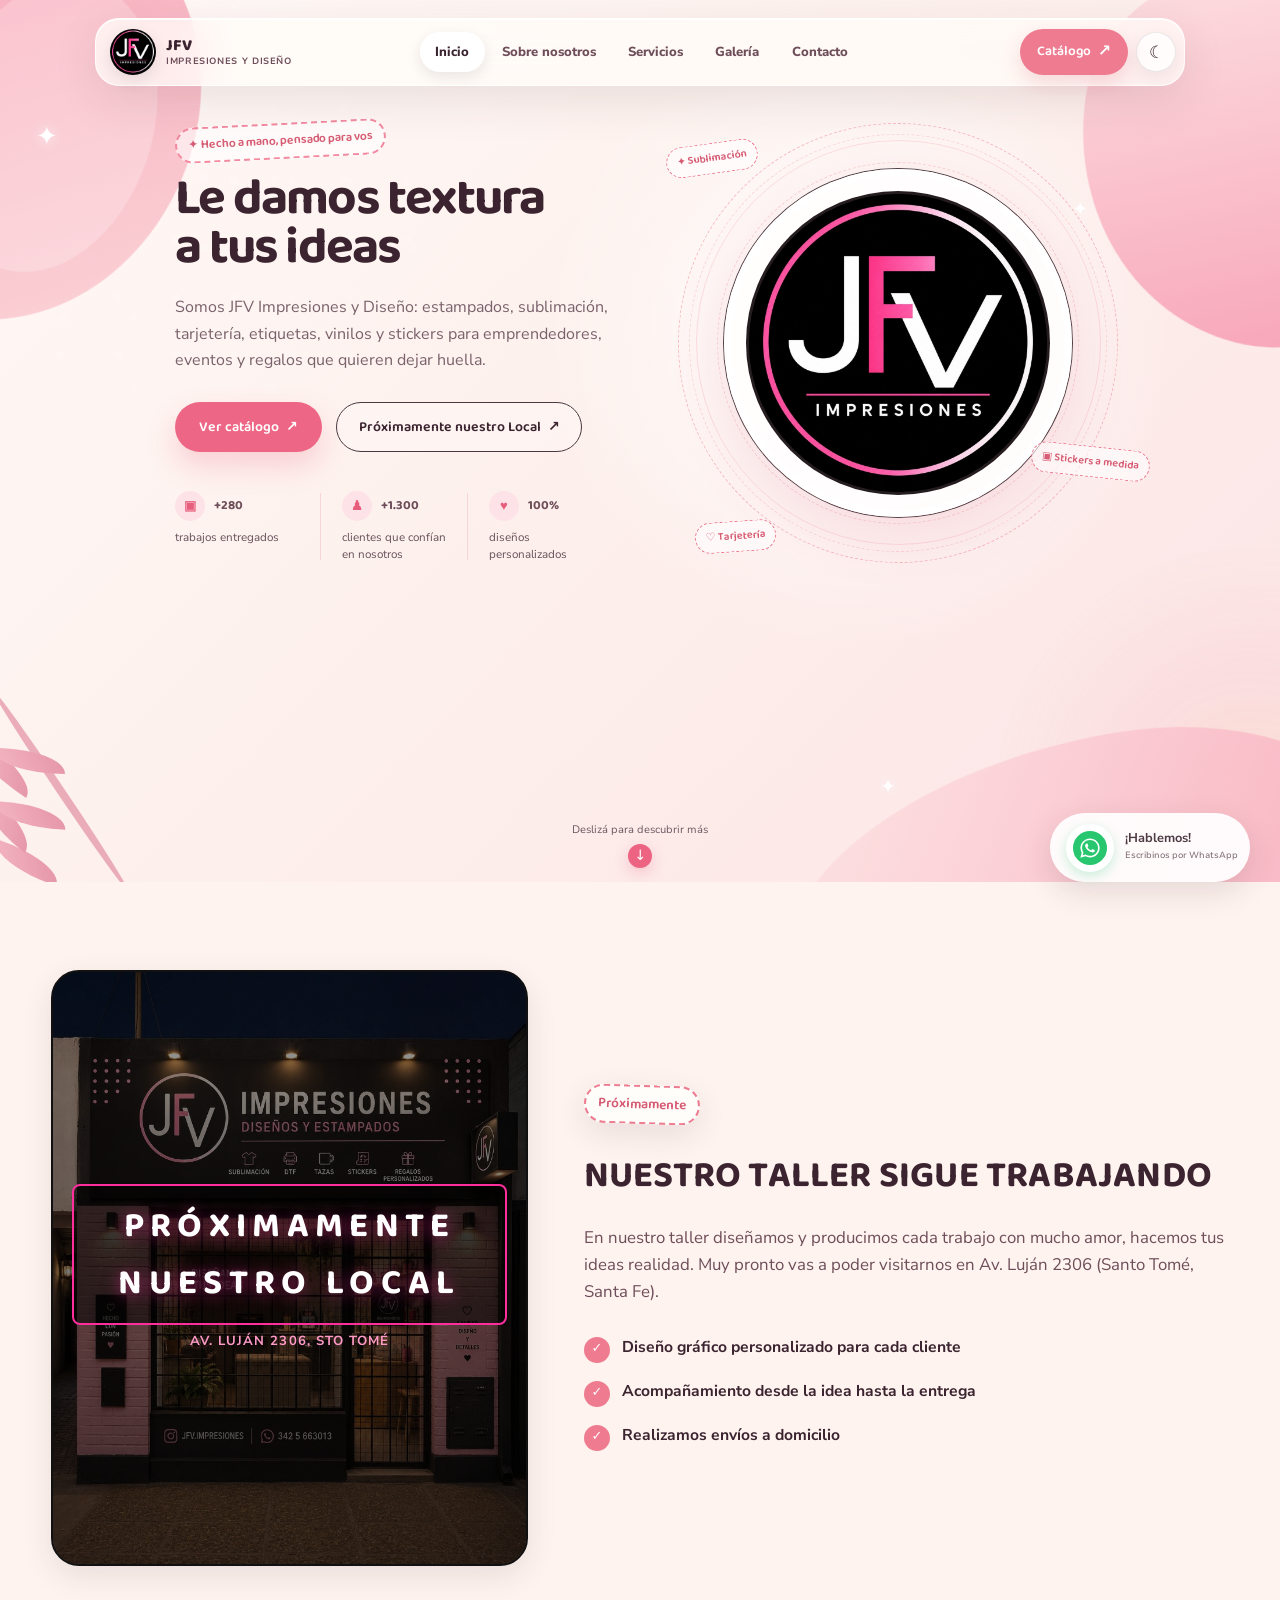
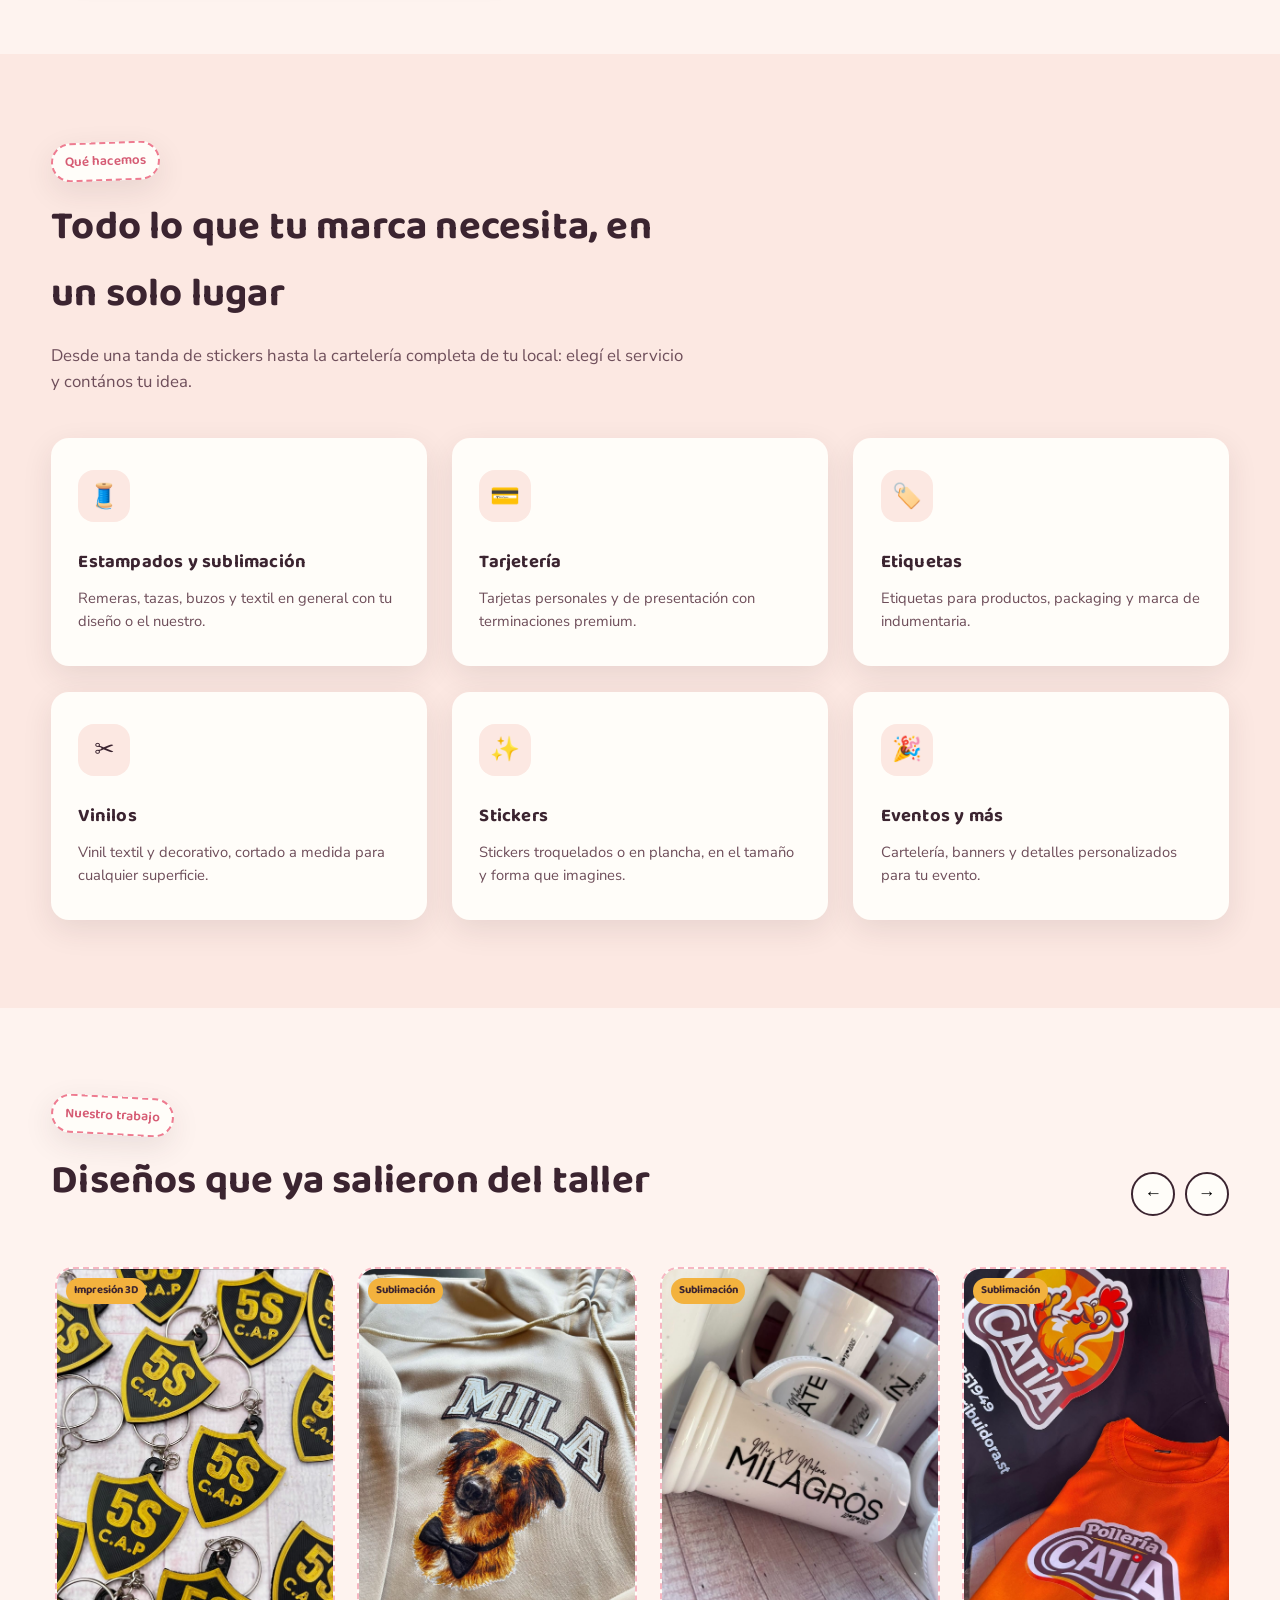
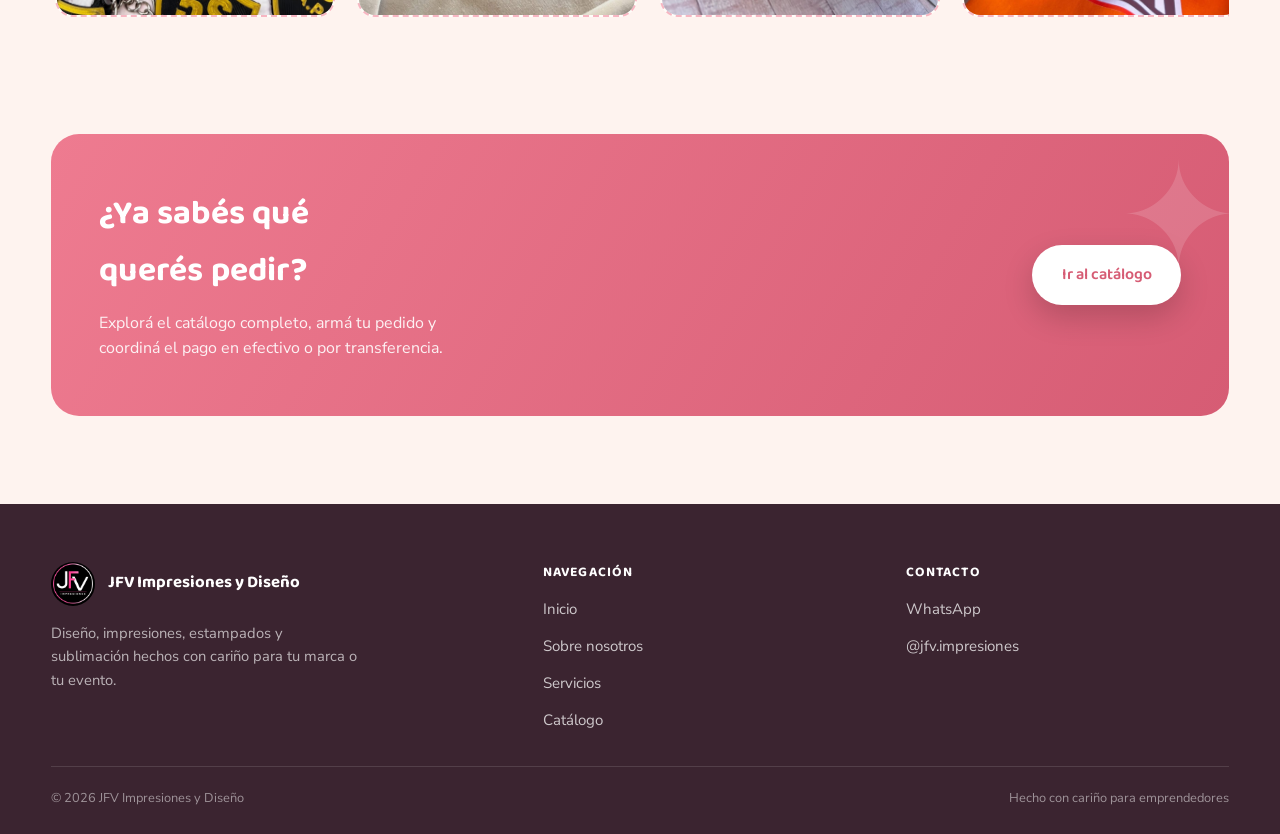
<file: index.html>
<!DOCTYPE html>
<html lang="es">
<head>
<meta charset="UTF-8">
<meta name="viewport" content="width=device-width, initial-scale=1.0">
<title>JFV Impresiones y Diseño</title>
<meta name="description" content="Diseño, impresiones, estampados y sublimación. Tarjetería, etiquetas, vinilos y stickers hechos a medida.">
<link rel="icon" href="images/logo.png">
<link rel="stylesheet" href="css/style.css">
</head>
<body>

<div class="scroll-progress" id="scrollProgress"></div>
<div class="cursor-glow" id="cursorGlow"></div>

<!-- ============ NAV ============ -->
<header class="nav">
  <div class="container nav-inner">
    <a href="#inicio" class="nav-brand" aria-label="JFV Impresiones y Diseño">
      <img src="images/logo.png" alt="Logo JFV Impresiones y Diseño">
      <span>JFV<small>Impresiones y Diseño</small></span>
    </a>

    <nav class="nav-shell" aria-label="Navegación principal">
      <ul class="nav-links" id="navLinks">
        <li><a href="#inicio">Inicio</a></li>
        <li><a href="#nosotros">Sobre nosotros</a></li>
        <li><a href="#servicios">Servicios</a></li>
        <li><a href="#galeria">Galería</a></li>
        <li><a href="#contacto">Contacto</a></li>
      </ul>
    </nav>

    <div class="nav-cta">
      <a href="catalogo.html" class="btn btn-primary btn-small nav-catalog">Catálogo <span>↗</span></a>
      <button class="theme-toggle" id="themeToggle" type="button" aria-label="Cambiar tema" aria-pressed="false">
        <span class="theme-icon">☾</span>
      </button>
      <button class="nav-toggle" id="navToggle" aria-label="Abrir menú" aria-expanded="false"><span></span></button>
    </div>
  </div>
</header>

<!-- ============ HERO ============ -->
<section class="hero hero-reference" id="inicio">
  <div class="hero-shape hero-shape-left" aria-hidden="true"></div>
  <div class="hero-shape hero-shape-right" aria-hidden="true"></div>
  <div class="hero-shape hero-shape-bottom" aria-hidden="true"></div>
  <span class="sparkle sparkle-one" aria-hidden="true">✦</span>
  <span class="sparkle sparkle-two" aria-hidden="true">✦</span>
  <span class="sparkle sparkle-three" aria-hidden="true">✦</span>
  <div class="hero-leaves" aria-hidden="true"><i></i><i></i><i></i><i></i><i></i></div>

  <div class="container hero-grid">
    <div class="hero-copy reveal">
      <span class="sticker hero-sticker" style="--rot:-3deg">✦ Hecho a mano, pensado para vos</span>
      <h1>Le damos textura<br><span>a tus ideas</span></h1>
      <p class="hero-sub">Somos JFV Impresiones y Diseño: estampados, sublimación, tarjetería, etiquetas, vinilos y stickers para emprendedores, eventos y regalos que quieren dejar huella.</p>
      <div class="hero-actions">
        <a href="catalogo.html" class="btn btn-primary">Ver catálogo <span>↗</span></a>
        <a href="#nosotros" class="btn btn-ghost">Próximamente nuestro Local <span>↗</span></a>
      </div>
      <div class="hero-trust hero-reference-stats">
        <div class="trust-item">
          <strong><span class="stat-icon">▣</span><span data-count="280" data-prefix="+">0</span></strong>
          <span>trabajos entregados</span>
        </div>
        <div class="trust-item">
          <strong><span class="stat-icon">♟</span><span data-count="1300" data-prefix="+">0</span></strong>
          <span>clientes que confían<br>en nosotros</span>
        </div>
        <div class="trust-item">
          <strong><span class="stat-icon">♥</span><span data-count="100" data-suffix="%">0</span></strong>
          <span>diseños<br>personalizados</span>
        </div>
      </div>
    </div>

    <div class="hero-art reveal">
      <div class="hero-orbit hero-orbit-outer" aria-hidden="true"></div>
      <div class="hero-orbit hero-orbit-dashed" aria-hidden="true"></div>
      <div class="hero-art-frame">
        <div class="hero-art-inner">
          <img src="images/logo.png" alt="JFV Impresiones y Diseño">
        </div>
      </div>
      <span class="hero-tag sticker" style="--rot:-8deg">✦ Sublimación</span>
      <span class="hero-tag sticker" style="--rot:6deg">▣ Stickers a medida</span>
      <span class="hero-tag sticker" style="--rot:-4deg">♡ Tarjetería</span>
    </div>
  </div>

  <div class="hero-scroll-hint">
    <span>Deslizá para descubrir más</span>
    <a href="#nosotros" aria-label="Deslizar hacia abajo">↓</a>
  </div>
</section>

<!-- WhatsApp flotante -->
<a class="whatsapp-float" href="https://wa.me/543426396371" target="_blank" rel="noopener" aria-label="Escribinos por WhatsApp">
  <span class="whatsapp-bubble">
    <svg viewBox="0 0 448 512" width="22" height="22" fill="#fff" aria-hidden="true">
      <path d="M380.9 97.1C339 55.1 283.2 32 223.9 32c-122.4 0-222 99.6-222 222 0 39.1 10.2 77.3 29.6 111L0 480l117.7-30.9c32.4 17.7 68.9 27 106.1 27h.1c122.3 0 224.1-99.6 224.1-222 0-59.3-25.2-115-67.1-157zm-157 341.6c-33.2 0-65.7-8.9-94-25.7l-6.7-4-69.8 18.3L72 359.2l-4.4-7c-18.5-29.4-28.2-63.3-28.2-98.2 0-101.7 82.8-184.5 184.6-184.5 49.3 0 95.6 19.2 130.4 54.1 34.8 34.9 56.2 81.2 56.1 130.5 0 101.8-84.9 184.6-186.6 184.6zm101.2-138.2c-5.5-2.8-32.8-16.2-37.9-18-5.1-1.9-8.8-2.8-12.5 2.8-3.7 5.6-14.3 18-17.6 21.8-3.2 3.7-6.5 4.2-12 1.4-32.6-16.3-54-29.1-75.5-66-5.7-9.8 5.7-9.1 16.3-30.3 1.8-3.7.9-6.9-.5-9.7-1.4-2.8-12.5-30.1-17.1-41.2-4.5-10.8-9.1-9.3-12.5-9.5-3.2-.2-6.9-.2-10.6-.2-3.7 0-9.7 1.4-14.8 6.9-5.1 5.6-19.4 19-19.4 46.3 0 27.3 19.9 53.7 22.6 57.4 2.8 3.7 39.1 59.7 94.8 83.8 35.2 15.2 49 16.5 66.6 13.9 10.7-1.6 32.8-13.4 37.4-26.4 4.6-13 4.6-24.1 3.2-26.4-1.3-2.5-5-3.9-10.5-6.6z"/>
    </svg>
  </span>
  <span><strong>¡Hablemos!</strong><small>Escribinos por WhatsApp</small></span>
</a>

<!-- ============ SOBRE NOSOTROS ============ -->
<section class="section" id="nosotros">
  <div class="container about-grid">
    <div class="about-photo reveal coming-soon">
      <img src="images/taller.jpg" alt="Nuestro taller de trabajo, próximamente en Av. Luján 2306, Sto Tomé">
      <div class="coming-soon-banner" aria-hidden="true">
        <strong>Próximamente nuestro Local</strong>
        <span>Av. Luján 2306, Sto Tomé</span>
      </div>
    </div>
    <div class="reveal">
      <span class="sticker" style="--rot:2deg">Próximamente</span>
      <h2 data-split style="margin-top:.6em; font-size:clamp(1.7rem,3vw,2.3rem);">NUESTRO TALLER SIGUE TRABAJANDO</h2>
      <p style="margin-top:1em; color:var(--ink-soft); font-size:1.05rem;">
        En nuestro taller diseñamos y producimos cada trabajo con mucho amor, hacemos tus ideas realidad.
        Muy pronto vas a poder visitarnos en Av. Luján 2306 (Santo Tomé, Santa Fe).
      </p>
      <ul class="about-list">
        <li><span class="dot">✓</span> Diseño gráfico personalizado para cada cliente</li>
        <li><span class="dot">✓</span> Acompañamiento desde la idea hasta la entrega</li>
        <li><span class="dot">✓</span> Realizamos envíos a domicilio</li>
      </ul>
    </div>
  </div>
</section>

<!-- ============ SERVICIOS ============ -->
<section class="section section-alt" id="servicios">
  <div class="container">
    <div class="section-head reveal">
      <span class="sticker" style="--rot:-2deg">Qué hacemos</span>
      <h2 data-split>Todo lo que tu marca necesita, en un solo lugar</h2>
      <p>Desde una tanda de stickers hasta la cartelería completa de tu local: elegí el servicio y contános tu idea.</p>
    </div>
    <div class="services-grid">
      <div class="service-card reveal">
        <div class="service-icon">🧵</div>
        <h3>Estampados y sublimación</h3>
        <p>Remeras, tazas, buzos y textil en general con tu diseño o el nuestro.</p>
      </div>
      <div class="service-card reveal">
        <div class="service-icon">💳</div>
        <h3>Tarjetería</h3>
        <p>Tarjetas personales y de presentación con terminaciones premium.</p>
      </div>
      <div class="service-card reveal">
        <div class="service-icon">🏷️</div>
        <h3>Etiquetas</h3>
        <p>Etiquetas para productos, packaging y marca de indumentaria.</p>
      </div>
      <div class="service-card reveal">
        <div class="service-icon">✂️</div>
        <h3>Vinilos</h3>
        <p>Vinil textil y decorativo, cortado a medida para cualquier superficie.</p>
      </div>
      <div class="service-card reveal">
        <div class="service-icon">✨</div>
        <h3>Stickers</h3>
        <p>Stickers troquelados o en plancha, en el tamaño y forma que imagines.</p>
      </div>
      <div class="service-card reveal">
        <div class="service-icon">🎉</div>
        <h3>Eventos y más</h3>
        <p>Cartelería, banners y detalles personalizados para tu evento.</p>
      </div>
    </div>
  </div>
</section>

<!-- ============ GALERÍA ============ -->
<section class="section" id="galeria">
  <div class="container">
    <div class="gallery-head reveal">
      <div class="section-head" style="margin-bottom:0;">
        <span class="sticker" style="--rot:3deg">Nuestro trabajo</span>
        <h2 data-split>Diseños que ya salieron del taller</h2>
      </div>
      <div class="gallery-controls">
        <button id="galPrev" aria-label="Ver anteriores">←</button>
        <button id="galNext" aria-label="Ver siguientes">→</button>
      </div>
    </div>

    <div class="gallery-viewport" id="galleryViewport">
      <div class="gallery-track" id="galleryTrack">
      <div class="gallery-item reveal"><span class="tag">Impresión 3D</span>
        <img src="images/imagen1.jpeg" alt="Trabajo de impresión 3D" loading="lazy">
      </div>
      <div class="gallery-item reveal"><span class="tag">Sublimación</span>
        <img src="images/imagen2.jpeg" alt="Trabajo de sublimación" loading="lazy">
      </div>
      <div class="gallery-item reveal"><span class="tag">Sublimación</span>
        <img src="images/imagen3.jpeg" alt="Trabajo de sublimación" loading="lazy">
      </div>
      <div class="gallery-item reveal"><span class="tag">Sublimación</span>
        <img src="images/imagen4.jpeg" alt="Trabajo de sublimación" loading="lazy">
      </div>
      <div class="gallery-item reveal"><span class="tag">Sublimación</span>
        <img src="images/imagen5.jpeg" alt="Trabajo de sublimación" loading="lazy">
      </div>
      <div class="gallery-item reveal"><span class="tag">Stickers</span>
        <img src="images/imagen6.jpeg" alt="Trabajo de stickers" loading="lazy">
      </div>
      <div class="gallery-item reveal"><span class="tag">Etiquetas</span>
        <img src="images/imagen7.jpeg" alt="Trabajo de etiquetas" loading="lazy">
      </div>
      <div class="gallery-item reveal"><span class="tag">Tarjetería</span>
        <img src="images/imagen8.jpeg" alt="Trabajo de tarjetería" loading="lazy">
      </div>
      <div class="gallery-item reveal"><span class="tag">Tarjetería</span>
        <img src="images/imagen9.jpeg" alt="Trabajo de tarjetería" loading="lazy">
      </div>
      <div class="gallery-item reveal"><span class="tag">Tarjetería</span>
        <img src="images/imagen10.jpeg" alt="Trabajo de tarjetería" loading="lazy">
      </div>
      <div class="gallery-item reveal"><span class="tag">Eventos</span>
        <img src="images/imagen11.jpeg" alt="Trabajo para eventos" loading="lazy">
      </div>
      <div class="gallery-item reveal"><span class="tag">Eventos</span>
        <img src="images/imagen12.jpeg" alt="Trabajo para eventos" loading="lazy">
      </div>
      </div>
    </div>
  </div>
</section>

<!-- ============ CATÁLOGO CTA ============ -->
<section class="section" style="padding-top:0;">
  <div class="container reveal">
    <div class="catalog-band">
      <div>
        <h2 data-split>¿Ya sabés qué querés pedir?</h2>
        <p>Explorá el catálogo completo, armá tu pedido y coordiná el pago en efectivo o por transferencia.</p>
      </div>
      <a href="catalogo.html" class="btn btn-primary">Ir al catálogo</a>
    </div>
  </div>
</section>

<!-- ============ FOOTER ============ -->
<footer class="footer" id="contacto">
  <div class="container footer-grid">
    <div>
      <div class="footer-brand">
        <img src="images/logo.png" alt="Logo JFV">
        <span>JFV Impresiones y Diseño</span>
      </div>
      <p>Diseño, impresiones, estampados y sublimación hechos con cariño para tu marca o tu evento.</p>
    </div>
    <div>
      <h4>Navegación</h4>
      <ul>
        <li><a href="#inicio">Inicio</a></li>
        <li><a href="#nosotros">Sobre nosotros</a></li>
        <li><a href="#servicios">Servicios</a></li>
        <li><a href="catalogo.html">Catálogo</a></li>
      </ul>
    </div>
    <div>
      <h4>Contacto</h4>
      <ul>
        <!-- Reemplazá el número por el real, formato internacional sin signos -->
        <li><a href="https://wa.me/543426396371" target="_blank" rel="noopener">WhatsApp</a></li>
        <li><a href="https://instagram.com/jfv.impresiones" target="_blank" rel="noopener">@jfv.impresiones</a></li>
      </ul>
    </div>
  </div>
  <div class="container footer-bottom">
    <span>© <span id="year"></span> JFV Impresiones y Diseño</span>
    <span>Hecho con cariño para emprendedores</span>
  </div>
</footer>

<script src="js/main.js"></script>
<script src="js/gallery.js"></script>
</body>
</html>
</file>
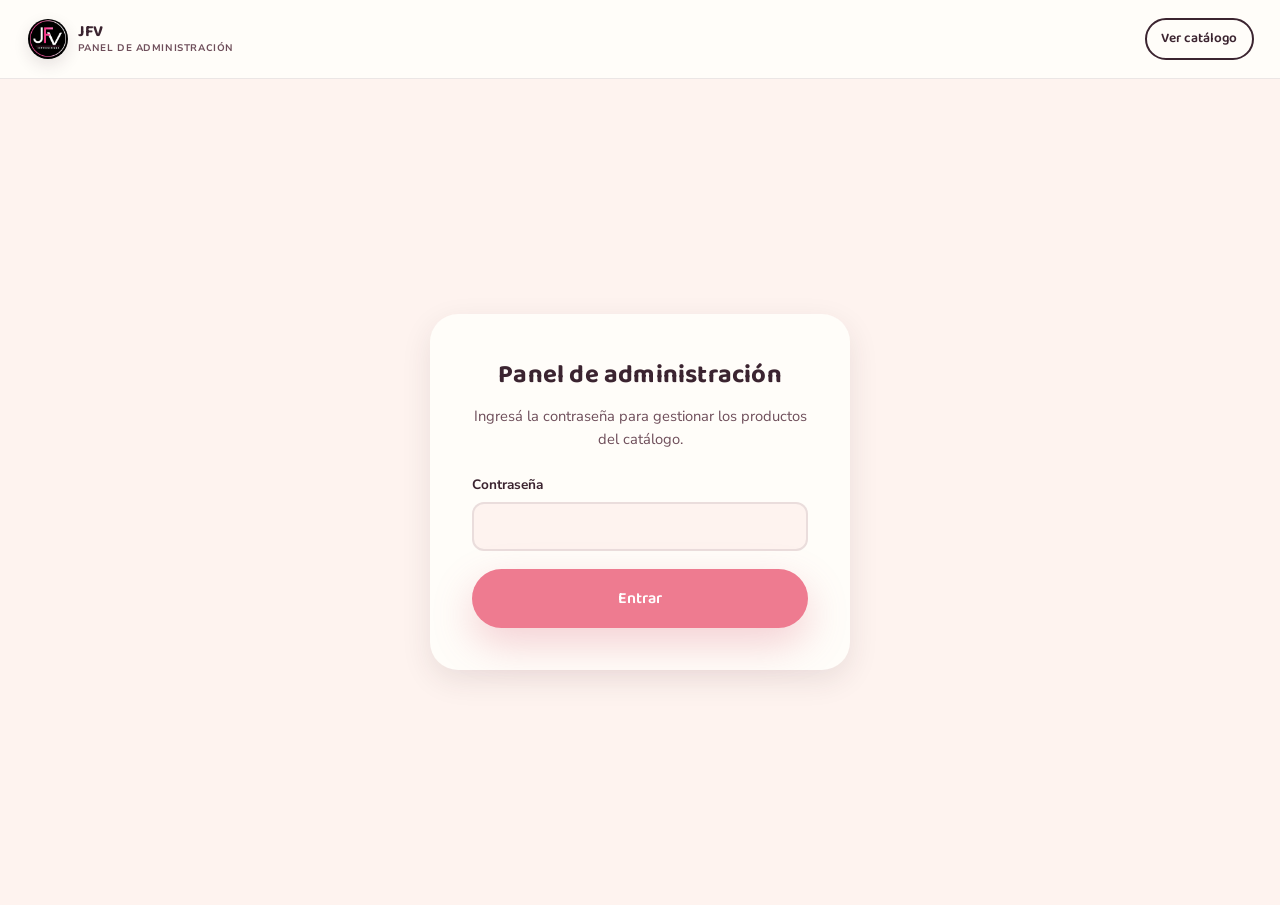
<file: admin.html>
<!DOCTYPE html>
<html lang="es">
<head>
<meta charset="UTF-8">
<meta name="viewport" content="width=device-width, initial-scale=1.0">
<title>Panel de administración — JFV Impresiones y Diseño</title>
<meta name="robots" content="noindex, nofollow">
<link rel="icon" href="images/logo.png">
<link rel="stylesheet" href="css/style.css">
<link rel="stylesheet" href="css/admin.css">
</head>
<body class="admin-body">

<header class="admin-topbar">
  <a href="index.html" class="nav-brand">
    <img src="images/logo.png" alt="Logo JFV Impresiones y Diseño">
    <span>JFV<small>Panel de administración</small></span>
  </a>
  <a href="catalogo.html" class="btn btn-ghost btn-small">Ver catálogo</a>
</header>

<!-- ============ LOGIN ============ -->
<div class="admin-login" id="loginView">
  <div class="admin-login-card">
    <h1>Panel de administración</h1>
    <p>Ingresá la contraseña para gestionar los productos del catálogo.</p>
    <div class="field">
      <label for="adminPass">Contraseña</label>
      <input type="password" id="adminPass" autocomplete="current-password">
    </div>
    <p class="modal-error" id="loginError">Contraseña incorrecta.</p>
    <button class="btn btn-primary btn-block" id="loginBtn">Entrar</button>
  </div>
</div>

<!-- ============ PANEL ============ -->
<div class="container admin-panel" id="panelView" style="display:none;">
  <div class="admin-head">
    <div>
      <h1>Tus productos</h1>
      <p>Agregá, editá, ocultá o eliminá productos del catálogo.</p>
    </div>
    <div class="admin-head-actions">
      <button class="btn btn-ghost btn-small" id="logoutBtn">Cerrar sesión</button>
      <button class="btn btn-primary" id="newProductBtn">+ Nuevo producto</button>
    </div>
  </div>

  <div class="filters" id="adminFilters"></div>
  <div class="product-grid admin-grid" id="adminGrid"></div>
</div>

<!-- ============ MODAL DE PRODUCTO ============ -->
<div class="overlay" id="adminOverlay"></div>
<div class="modal" id="productModal">
  <div class="modal-card admin-modal-card">
    <div class="modal-head">
      <div>
        <h3 id="modalTitle">Nuevo producto</h3>
        <p>Completá los datos y guardá los cambios.</p>
      </div>
      <button class="icon-btn" id="closeProductModal" aria-label="Cerrar">✕</button>
    </div>
    <form id="productForm">
      <input type="hidden" id="productId">
      <div class="field">
        <label for="pName">Título</label>
        <input type="text" id="pName" required>
      </div>
      <div class="field">
        <label for="pDesc">Descripción</label>
        <input type="text" id="pDesc" placeholder="Una línea corta">
      </div>
      <div class="field">
        <label for="pPrice">Precio</label>
        <input type="number" id="pPrice" min="0" step="1" required>
      </div>
      <div class="field">
        <label for="pCategory">Sección</label>
        <select id="pCategory" required></select>
      </div>
      <div class="field">
        <label for="pImage">Fotos</label>
        <input type="file" id="pImage" accept="image/*" multiple>
        <p class="field-hint">Podés elegir varias fotos a la vez, o agregar más después tocando "Elegir archivos" de nuevo. La primera foto es la que se ve primero en el catálogo.</p>
        <div class="admin-preview" id="pImagePreview"></div>
      </div>
      <div class="field">
        <label class="admin-checkbox">
          <input type="checkbox" id="pActive" checked>
          Publicado (visible en el catálogo)
        </label>
      </div>
      <p class="modal-error" id="productError"></p>
      <button type="submit" class="btn btn-primary btn-block" id="saveProductBtn">Guardar producto</button>
    </form>
  </div>
</div>

<script src="js/products.js"></script>
<script src="js/admin.js"></script>
</body>
</html>
</file>
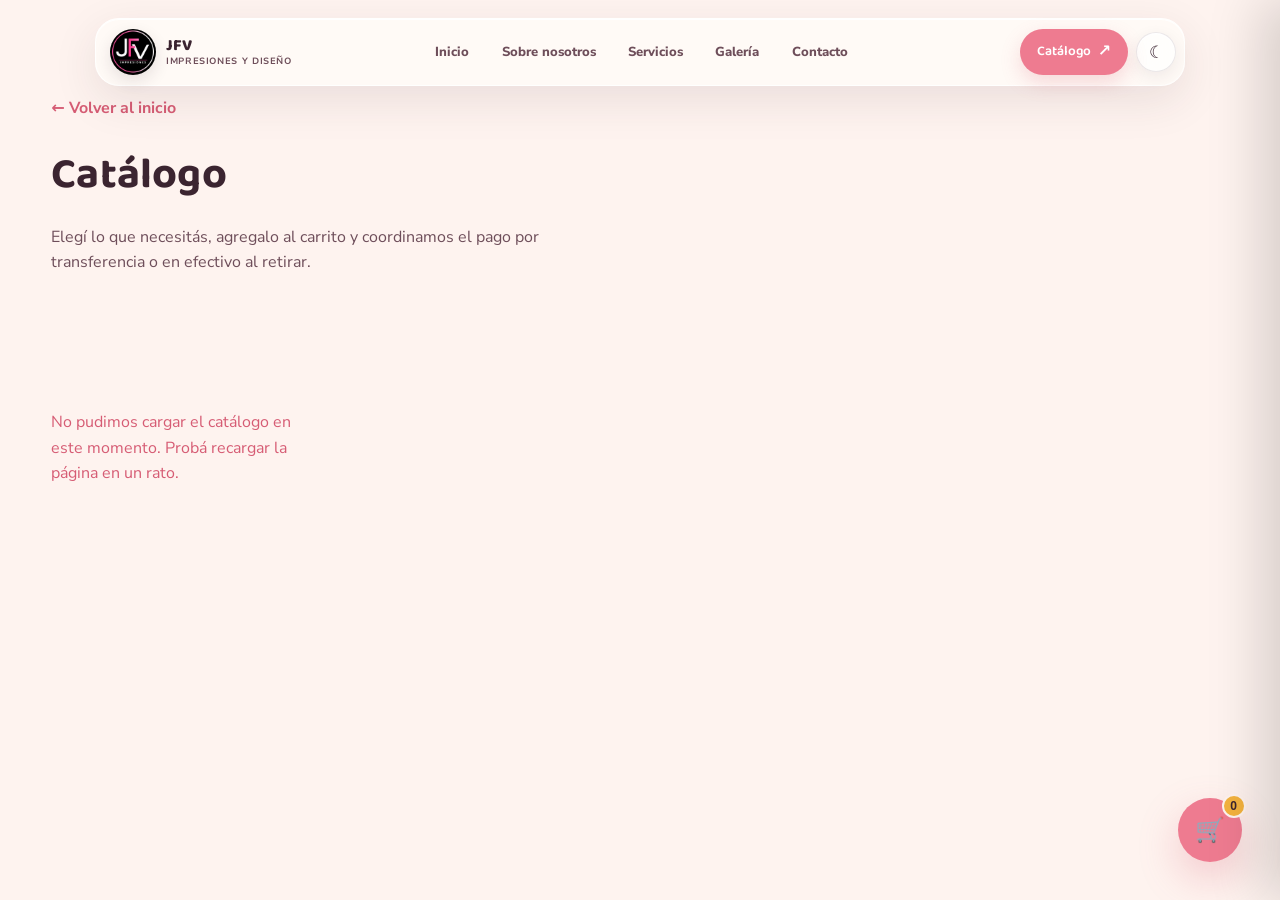
<file: catalogo.html>
<!DOCTYPE html>
<html lang="es">
<head>
<meta charset="UTF-8">
<meta name="viewport" content="width=device-width, initial-scale=1.0">
<title>Catálogo — JFV Impresiones y Diseño</title>
<link rel="icon" href="images/logo.png">
<link rel="stylesheet" href="css/style.css">
</head>
<body>

<div class="scroll-progress" id="scrollProgress"></div>
<div class="cursor-glow" id="cursorGlow"></div>

<!-- ============ NAV ============ -->
<header class="nav">
  <div class="container nav-inner">
    <a href="index.html#inicio" class="nav-brand" aria-label="JFV Impresiones y Diseño">
      <img src="images/logo.png" alt="Logo JFV Impresiones y Diseño">
      <span>JFV<small>Impresiones y Diseño</small></span>
    </a>

    <nav class="nav-shell" aria-label="Navegación principal">
      <ul class="nav-links" id="navLinks">
        <li><a href="index.html#inicio">Inicio</a></li>
        <li><a href="index.html#nosotros">Sobre nosotros</a></li>
        <li><a href="index.html#servicios">Servicios</a></li>
        <li><a href="index.html#galeria">Galería</a></li>
        <li><a href="index.html#contacto">Contacto</a></li>
      </ul>
    </nav>

    <div class="nav-cta">
      <a href="catalogo.html" class="btn btn-primary btn-small nav-catalog">Catálogo <span>↗</span></a>
      <button class="theme-toggle" id="themeToggle" type="button" aria-label="Cambiar tema" aria-pressed="false">
        <span class="theme-icon">☾</span>
      </button>
      <button class="nav-toggle" id="navToggle" aria-label="Abrir menú" aria-expanded="false"><span></span></button>
    </div>
  </div>
</header>

<div class="container page-hero">
  <a href="index.html" class="back-link">← Volver al inicio</a>
  <h1 data-split>Catálogo</h1>
  <p>Elegí lo que necesitás, agregalo al carrito y coordinamos el pago por transferencia o en efectivo al retirar.</p>
</div>

<div class="container">
  <div class="filters" id="filters"></div>
  <div class="product-grid" id="productGrid"></div>
</div>

<!-- ============ CARRITO FLOTANTE ============ -->
<button class="cart-fab" id="cartFab" aria-label="Abrir carrito">
  🛒
  <span class="badge" id="cartBadge">0</span>
</button>

<div class="overlay" id="overlay"></div>

<aside class="cart-drawer" id="cartDrawer" aria-hidden="true">
  <div class="cart-head">
    <h3>Tu carrito</h3>
    <button class="icon-btn" id="closeCart" aria-label="Cerrar carrito">✕</button>
  </div>
  <div class="cart-items" id="cartItems"></div>
  <div class="cart-foot">
    <div class="cart-total"><span>Total</span><span id="cartTotal">$0</span></div>
    <button class="btn btn-primary btn-block" id="checkoutBtn" disabled>Finalizar pedido</button>
  </div>
</aside>

<!-- ============ MODAL DE PEDIDO ============ -->
<div class="modal" id="orderModal" aria-hidden="true">
  <div class="modal-card">
    <div id="formView">
      <div class="modal-head">
        <div>
          <h3>Últimos datos para tu pedido</h3>
          <p>Los usamos solo para coordinar la entrega y el pago.</p>
        </div>
        <button class="icon-btn" id="closeModal" aria-label="Cerrar">✕</button>
      </div>
      <form id="orderForm" novalidate>
        <div class="field">
          <label for="firstName">Nombre</label>
          <input type="text" id="firstName" name="firstName" required autocomplete="given-name">
        </div>
        <div class="field">
          <label for="lastName">Apellido</label>
          <input type="text" id="lastName" name="lastName" required autocomplete="family-name">
        </div>
        <div class="field">
          <label for="phone">Número de teléfono</label>
          <input type="tel" id="phone" name="phone" required autocomplete="tel" placeholder="Ej: 3421234567">
        </div>
        <div class="field">
          <label for="email">Email</label>
          <input type="email" id="email" name="email" required autocomplete="email">
        </div>
        <div class="field">
          <label>Método de pago</label>
          <div class="pay-options">
            <label class="pay-option" data-pay="efectivo">
              <input type="radio" name="payment" value="Efectivo" required>
              💵 Efectivo
            </label>
            <label class="pay-option" data-pay="transferencia">
              <input type="radio" name="payment" value="Transferencia" required>
              🏦 Transferencia
            </label>
          </div>
        </div>
        <p class="modal-error" id="formError">Completá todos los campos para continuar.</p>
        <button type="submit" class="btn btn-primary btn-block">Confirmar pedido</button>
      </form>
    </div>

    <div id="successView" class="success-view" style="display:none;">
      <div class="emoji">🎉</div>
      <h3>¡Pedido enviado!</h3>
      <p>Te vamos a escribir por WhatsApp para confirmar los detalles y el pago.</p>
      <button class="btn btn-ghost" id="closeSuccess" style="margin-top:1.4em;">Cerrar</button>
    </div>
  </div>
</div>

<script src="js/products.js"></script>
<script src="js/main.js"></script>
<script src="js/catalog.js"></script>
</body>
</html>
</file>
<file: css/style.css>
/* =========================================================
   JFV Impresiones y Diseño — Design tokens
   ========================================================= */
@import url('https://fonts.googleapis.com/css2?family=Baloo+2:wght@500;600;700;800&family=Nunito+Sans:ital,wght@0,400;0,600;0,700;0,800;1,600&display=swap');

:root{
  --blush:      #FCE8E2;
  --blush-soft: #FEF3EF;
  --paper:      #FFFDF9;
  --coral:      #EE7B90;
  --coral-deep: #D65C74;
  --coral-soft: #F7B6C2;
  --gold:       #F3B23E;
  --ink:        #3B2430;
  --ink-soft:   #6E4E5A;
  --line:       rgba(59,36,48,0.10);

  --font-display: 'Baloo 2', system-ui, sans-serif;
  --font-body: 'Nunito Sans', system-ui, sans-serif;

  --radius-lg: 28px;
  --radius-md: 18px;
  --radius-sm: 12px;
  --shadow-soft: 0 10px 30px rgba(59,36,48,0.10);
  --shadow-pop: 0 16px 40px rgba(214,92,116,0.28);

  --ease: cubic-bezier(.22,1,.36,1);
}

*,*::before,*::after{ box-sizing:border-box; }
html{ scroll-behavior:smooth; }
body{
  margin:0;
  background:var(--blush-soft);
  color:var(--ink);
  font-family:var(--font-body);
  line-height:1.6;
  -webkit-font-smoothing:antialiased;
}
img{ max-width:100%; display:block; }
a{ color:inherit; text-decoration:none; }
ul{ list-style:none; margin:0; padding:0; }
h1,h2,h3,h4{ font-family:var(--font-display); margin:0; color:var(--ink); letter-spacing:.2px; }
p{ margin:0; }
.container{ width:min(1180px, 92%); margin-inline:auto; }

::selection{ background:var(--coral); color:#fff; }

:focus-visible{
  outline:3px solid var(--gold);
  outline-offset:3px;
  border-radius:6px;
}

@media (prefers-reduced-motion: reduce){
  *{ animation-duration:.001ms !important; animation-iteration-count:1 !important; transition-duration:.001ms !important; scroll-behavior:auto !important; }
}

/* =========================================================
   Reveal-on-scroll
   ========================================================= */
.reveal{
  opacity:0;
  transform:translateY(28px);
  transition:opacity .7s var(--ease), transform .7s var(--ease);
}
.reveal.is-visible{ opacity:1; transform:translateY(0); }
.reveal-stagger > *{ transition-delay:calc(var(--i,0) * 90ms); }

/* =========================================================
   Sticker badge — signature motif
   ========================================================= */
.sticker{
  position:relative;
  display:inline-flex;
  align-items:center;
  gap:.4em;
  background:var(--paper);
  border:2px dashed var(--coral);
  color:var(--coral-deep);
  font-family:var(--font-display);
  font-weight:600;
  font-size:.85rem;
  padding:.5em .9em;
  border-radius:999px;
  box-shadow:var(--shadow-soft);
  transform:rotate(var(--rot,-4deg));
  transition:transform .35s var(--ease);
}
.sticker:hover{ transform:rotate(0deg) scale(1.05); }

/* =========================================================
   Buttons
   ========================================================= */
.btn{
  display:inline-flex;
  align-items:center;
  justify-content:center;
  gap:.5em;
  font-family:var(--font-display);
  font-weight:600;
  font-size:1rem;
  padding:.95em 1.7em;
  border-radius:999px;
  border:2px solid transparent;
  cursor:pointer;
  transition:transform .25s var(--ease), box-shadow .25s var(--ease), background .25s var(--ease), color .25s var(--ease);
  white-space:nowrap;
}
.btn-primary{
  background:var(--coral);
  color:#fff;
  box-shadow:var(--shadow-pop);
}
.btn-primary:hover{ background:var(--coral-deep); transform:translateY(-3px); }
.btn-ghost{
  background:transparent;
  border-color:var(--ink);
  color:var(--ink);
}
.btn-ghost:hover{ background:var(--ink); color:var(--paper); transform:translateY(-3px); }
.btn-small{ padding:.6em 1.1em; font-size:.85rem; }
.btn-block{ width:100%; }
.btn:disabled{ opacity:.5; cursor:not-allowed; transform:none !important; }

/* =========================================================
   Navigation
   ========================================================= */
.nav{
  position:sticky;
  top:0;
  z-index:200;
  background:rgba(254,243,239,.82);
  backdrop-filter:blur(10px);
  border-bottom:1px solid var(--line);
}
.nav-inner{
  display:flex;
  align-items:center;
  justify-content:space-between;
  padding:.7em 0;
}
.nav-brand{ display:flex; align-items:center; gap:.6em; }
.nav-brand img{ width:46px; height:46px; border-radius:50%; background:#000; object-fit:cover; }
.nav-brand span{ font-family:var(--font-display); font-weight:700; font-size:1.05rem; }
.nav-brand small{ display:block; font-family:var(--font-body); font-weight:600; font-size:.62rem; letter-spacing:.08em; color:var(--ink-soft); text-transform:uppercase; }
.nav-links{ display:flex; align-items:center; gap:1.9em; }
.nav-links a{
  font-weight:700;
  font-size:.92rem;
  position:relative;
  padding-bottom:4px;
}
.nav-links a::after{
  content:'';
  position:absolute; left:0; bottom:0;
  width:0; height:2px;
  background:var(--coral);
  transition:width .3s var(--ease);
}
.nav-links a:hover::after{ width:100%; }
.nav-cta{ display:flex; align-items:center; gap:.8em; }
.nav-toggle{
  display:none;
  width:44px; height:44px;
  border-radius:50%;
  border:2px solid var(--ink);
  background:transparent;
  cursor:pointer;
  position:relative;
}
.nav-toggle span, .nav-toggle span::before, .nav-toggle span::after{
  content:''; position:absolute; left:11px; right:11px; height:2px; background:var(--ink); transition:transform .25s var(--ease), opacity .25s var(--ease);
}
.nav-toggle span{ top:21px; }
.nav-toggle span::before{ top:-7px; }
.nav-toggle span::after{ top:7px; }
.nav-toggle.is-open span{ background:transparent; }
.nav-toggle.is-open span::before{ transform:translateY(7px) rotate(45deg); }
.nav-toggle.is-open span::after{ transform:translateY(-7px) rotate(-45deg); }

@media (max-width: 860px){
  .nav-links{
    position:fixed; inset:70px 0 auto 0;
    flex-direction:column;
    background:var(--blush-soft);
    padding:1.6em 0;
    gap:1.4em;
    border-bottom:1px solid var(--line);
    transform:translateY(-130%);
    transition:transform .35s var(--ease);
  }
  .nav-links.is-open{ transform:translateY(0); }
  .nav-toggle{ display:block; }
  .nav-cta .btn span.long{ display:none; }
}

/* =========================================================
   Hero
   ========================================================= */
.hero{
  position:relative;
  overflow:hidden;
  padding:4.5em 0 5em;
}
.hero-bg-blob{
  position:absolute; inset:-20% -10% auto auto;
  width:620px; height:620px;
  background:radial-gradient(circle at 30% 30%, var(--coral-soft), transparent 70%);
  opacity:.55;
  filter:blur(10px);
  z-index:0;
  animation:float-blob 14s ease-in-out infinite;
}
@keyframes float-blob{
  0%,100%{ transform:translate(0,0) scale(1); }
  50%{ transform:translate(-30px, 30px) scale(1.06); }
}
.hero-grid{
  position:relative; z-index:1;
  display:grid;
  grid-template-columns:1.1fr .9fr;
  gap:3em;
  align-items:center;
}
.hero-eyebrow{ margin-bottom:1.1em; }
.hero h1{
  font-size:clamp(2.4rem, 4.6vw, 3.6rem);
  line-height:1.06;
}
.hero h1 em{
  font-style:normal;
  color:var(--coral-deep);
  position:relative;
  white-space:nowrap;
}
.hero-sub{
  margin-top:1.2em;
  font-size:1.12rem;
  max-width:46ch;
  color:var(--ink-soft);
}
.hero-actions{
  margin-top:2em;
  display:flex;
  gap:1em;
  flex-wrap:wrap;
}
.hero-trust{
  margin-top:2.4em;
  display:flex;
  gap:1.8em;
  flex-wrap:wrap;
}
.hero-trust div strong{ display:block; font-family:var(--font-display); font-size:1.4rem; color:var(--coral-deep); }
.hero-trust div span{ font-size:.8rem; color:var(--ink-soft); }

.hero-art{ position:relative; display:flex; justify-content:center; align-items:center; }
.hero-art-frame{
  width:min(380px, 90%);
  aspect-ratio:1;
  border-radius:50%;
  background:var(--paper);
  border:3px solid #fff;
  box-shadow:var(--shadow-pop);
  display:flex;
  align-items:center;
  justify-content:center;
  position:relative;
  animation:breathe 6s ease-in-out infinite;
}
@keyframes breathe{
  0%,100%{ transform:scale(1); }
  50%{ transform:scale(1.02); }
}
.hero-art-frame img{ width:92%; border-radius:50%; }
.hero-tag{
  position:absolute;
  animation:wiggle 5s ease-in-out infinite;
}
.hero-tag:nth-child(2){ top:-6%; left:-14%; --rot:-8deg; animation-delay:.4s; }
.hero-tag:nth-child(3){ bottom:6%; right:-16%; --rot:6deg; animation-delay:1.1s; }
.hero-tag:nth-child(4){ bottom:-8%; left:6%; --rot:-4deg; animation-delay:1.8s; }
@keyframes wiggle{
  0%,100%{ transform:rotate(var(--rot,0deg)) translateY(0); }
  50%{ transform:rotate(calc(var(--rot,0deg) * -1)) translateY(-6px); }
}

@media (max-width: 900px){
  .hero-grid{ grid-template-columns:1fr; }
  .hero-art{ order:-1; margin-bottom:1em; }
  .hero-tag{ display:none; }
}

/* =========================================================
   Section shell
   ========================================================= */
.section{ padding:5.5em 0; }
.section-alt{ background:var(--blush); }
.section-head{ max-width:640px; margin-bottom:2.6em; }
.section-head .sticker{ margin-bottom:1em; }
.section-head h2{ font-size:clamp(1.8rem, 3.2vw, 2.5rem); }
.section-head p{ margin-top:.8em; color:var(--ink-soft); font-size:1.05rem; }
.section-cta{ margin-top:2.6em; }

/* =========================================================
   Sobre nosotros
   ========================================================= */
.about-grid{
  display:grid;
  grid-template-columns:.85fr 1.15fr;
  gap:3.5em;
  align-items:center;
}
.about-photo{
  position:relative;
  border-radius:var(--radius-lg);
  overflow:hidden;
  aspect-ratio:4/5;
  background:#111;
  border:2px solid #111;
  box-shadow:var(--shadow-soft);
}
.about-photo.coming-soon img{
  width:100%;
  height:100%;
  object-fit:cover;
  filter:saturate(.85) brightness(.72);
}
.coming-soon-banner{
  position:absolute;
  inset:0;
  display:flex;
  flex-direction:column;
  align-items:center;
  justify-content:center;
  gap:.35em;
  background:linear-gradient(180deg, rgba(0,0,0,.15) 0%, rgba(0,0,0,.55) 100%);
  color:#fff;
  text-align:center;
  padding:1.2em;
}
.coming-soon-banner strong{
  font-family:var(--font-display);
  font-size:clamp(1.6rem, 3vw, 2.2rem);
  letter-spacing:.18em;
  text-transform:uppercase;
  color:#fff;
  text-shadow:0 2px 16px rgba(255,46,157,.55);
  border:2px solid #FF2E9D;
  background:rgba(0,0,0,.55);
  padding:.35em .8em;
  border-radius:8px;
}
.coming-soon-banner span{
  font-weight:700;
  letter-spacing:.08em;
  text-transform:uppercase;
  font-size:.82rem;
  color:#FF9AC8;
}
.photo-slot{
  width:100%; height:100%;
  display:flex; flex-direction:column; align-items:center; justify-content:center;
  gap:.5em;
  color:var(--ink-soft);
  font-size:.85rem;
  text-align:center;
  padding:1em;
}
.photo-slot svg{ width:34px; height:34px; opacity:.5; }
.about-photo img{ width:100%; height:100%; object-fit:cover; }
.about-list{ margin-top:1.8em; display:grid; gap:1em; }
.about-list li{
  display:flex; gap:.8em; align-items:flex-start;
  font-weight:700;
  font-size:.98rem;
}
.about-list li .dot{
  flex:none; width:26px; height:26px; border-radius:50%;
  background:var(--coral); color:#fff;
  display:flex; align-items:center; justify-content:center;
  font-size:.8rem; font-family:var(--font-display);
  margin-top:2px;
}
@media (max-width: 860px){ .about-grid{ grid-template-columns:1fr; } }

/* =========================================================
   Servicios
   ========================================================= */
.services-grid{
  display:grid;
  grid-template-columns:repeat(3, 1fr);
  gap:1.6em;
}
.service-card{
  background:var(--paper);
  border-radius:var(--radius-md);
  padding:2em 1.7em;
  box-shadow:var(--shadow-soft);
  transform:rotate(var(--rot, 0deg));
  transition:transform .35s var(--ease), box-shadow .35s var(--ease);
  position:relative;
}
.service-card:nth-child(6n+1){ --rot:-1.4deg; }
.service-card:nth-child(6n+2){ --rot:1deg; }
.service-card:nth-child(6n+3){ --rot:-.8deg; }
.service-card:nth-child(6n+4){ --rot:1.4deg; }
.service-card:nth-child(6n+5){ --rot:-1deg; }
.service-card:nth-child(6n+6){ --rot:.8deg; }
.service-card:hover{ transform:rotate(0deg) translateY(-8px); box-shadow:var(--shadow-pop); }
.service-icon{
  width:52px; height:52px; border-radius:16px;
  background:var(--blush);
  display:flex; align-items:center; justify-content:center;
  margin-bottom:1.1em;
  font-size:1.5rem;
}
.service-card h3{ font-size:1.15rem; margin-bottom:.5em; }
.service-card p{ color:var(--ink-soft); font-size:.92rem; }
@media (max-width: 900px){ .services-grid{ grid-template-columns:repeat(2,1fr); } }
@media (max-width: 600px){ .services-grid{ grid-template-columns:1fr; } }

/* =========================================================
   Galería — movimiento continuo
   ========================================================= */
.gallery-head{ display:flex; align-items:flex-end; justify-content:space-between; gap:1em; flex-wrap:wrap; }
.gallery-controls{ display:flex; gap:.6em; }
.gallery-controls button{
  width:44px; height:44px; border-radius:50%;
  border:2px solid var(--ink); background:var(--paper);
  cursor:pointer; font-size:1.1rem;
  transition:background .25s var(--ease), color .25s var(--ease), transform .2s var(--ease);
}
.gallery-controls button:hover{ background:var(--ink); color:var(--paper); transform:translateY(-2px); }
.gallery-viewport{
  margin-top:2.2em;
  width:100%;
  overflow:hidden;
  padding:1em 0 1.8em;
  cursor:default;
}
.gallery-track{
  display:flex;
  gap:1.4em;
  width:max-content;
  animation:gallery-marquee 32s linear infinite;
  will-change:transform;
  padding:0 .25em;
}
.gallery-viewport.gallery-paused .gallery-track{
  animation-play-state:paused;
}
@keyframes gallery-marquee{
  from{ transform:translate3d(0,0,0); }
  to{ transform:translate3d(calc(-50% - .7em),0,0); }
}
.gallery-item{
  flex:0 0 auto;
  width:min(280px, 72vw);
  aspect-ratio:4/5;
  border-radius:var(--radius-md);
  background:var(--paper);
  border:2px dashed var(--coral-soft);
  overflow:hidden;
  position:relative;
  user-select:none;
  cursor:pointer;
  transition:transform .35s var(--ease), box-shadow .35s var(--ease);
}
.gallery-item:hover{
  /* Agranda TODO el cuadrado, no solamente la foto. */
  transform:scale(1.10);
  z-index:10;
  box-shadow:var(--shadow-pop);
}
.gallery-item img{
  width:100%; height:100%; object-fit:cover; pointer-events:none;
}
.gallery-item .photo-slot{ font-size:.8rem; }
.gallery-item span.tag{
  position:absolute; top:.8em; left:.8em;
  background:var(--gold); color:var(--ink);
  font-family:var(--font-display); font-weight:700;
  font-size:.7rem; padding:.35em .7em; border-radius:99px;
}
@media (max-width:600px){
  .gallery-track{ animation-duration:26s; }
}

/* =========================================================
   Catálogo CTA band
   ========================================================= */
.catalog-band{
  background:linear-gradient(120deg, var(--coral), var(--coral-deep));
  color:#fff;
  border-radius:var(--radius-lg);
  padding:3.4em 3em;
  display:flex;
  align-items:center;
  justify-content:space-between;
  gap:2em;
  flex-wrap:wrap;
  position:relative;
  overflow:hidden;
}
.catalog-band::after{
  content:'✦';
  position:absolute; right:-10px; top:-30px;
  font-size:9rem; opacity:.15;
}
.catalog-band h2{ color:#fff; font-size:clamp(1.6rem,3vw,2.1rem); max-width:14ch; }
.catalog-band p{ color:rgba(255,255,255,.9); margin-top:.6em; max-width:40ch; }
.catalog-band .btn-primary{ background:#fff; color:var(--coral-deep); box-shadow:0 12px 30px rgba(0,0,0,.18); }
.catalog-band .btn-primary:hover{ background:var(--ink); color:#fff; }

/* =========================================================
   Footer
   ========================================================= */
.footer{ background:var(--ink); color:var(--blush-soft); padding:3.6em 0 1.6em; }
.footer-grid{ display:grid; grid-template-columns:1.4fr 1fr 1fr; gap:2.5em; }
.footer-brand{ display:flex; gap:.8em; align-items:center; margin-bottom:1em; }
.footer-brand img{ width:44px; height:44px; border-radius:50%; background:#000; object-fit:cover; }
.footer-brand span{ font-family:var(--font-display); font-weight:700; font-size:1.05rem; color:#fff; }
.footer p{ color:rgba(255,255,255,.65); font-size:.92rem; max-width:34ch; }
.footer h4{ color:#fff; font-size:.85rem; letter-spacing:.08em; text-transform:uppercase; margin-bottom:1em; }
.footer ul{ display:grid; gap:.7em; }
.footer a{ color:rgba(255,255,255,.75); font-size:.94rem; transition:color .2s; }
.footer a:hover{ color:var(--coral-soft); }
.footer-bottom{
  margin-top:2.6em; padding-top:1.6em;
  border-top:1px solid rgba(255,255,255,.12);
  display:flex; justify-content:space-between; flex-wrap:wrap; gap:.6em;
  font-size:.8rem; color:rgba(255,255,255,.5);
}
@media (max-width:760px){ .footer-grid{ grid-template-columns:1fr; } }

/* =========================================================
   Page hero (catálogo)
   ========================================================= */
.page-hero{ padding:6em 0 2.2em; text-align:left; }
.page-hero h1{ font-size:clamp(2rem,4vw,2.7rem); }
.page-hero p{ margin-top:.7em; color:var(--ink-soft); max-width:56ch; }
.back-link{ display:inline-flex; align-items:center; gap:.4em; font-weight:700; color:var(--coral-deep); margin-bottom:1.2em; }
.back-link:hover{ text-decoration:underline; }

/* =========================================================
   Catálogo — filtros y grid
   ========================================================= */
.filters{ display:flex; gap:.7em; flex-wrap:wrap; margin:1.6em 0 2.6em; }
.chip{
  border:2px solid var(--ink);
  background:transparent;
  color:var(--ink);
  padding:.5em 1.1em;
  border-radius:99px;
  font-family:var(--font-display);
  font-weight:600;
  font-size:.85rem;
  cursor:pointer;
  transition:all .25s var(--ease);
}
.chip:hover{ transform:translateY(-2px); }
.chip.is-active{ background:var(--ink); color:#fff; }

.product-grid{
  display:grid;
  grid-template-columns:repeat(auto-fill, minmax(240px,1fr));
  gap:1.6em;
  padding-bottom:5em;
}
.product-card{
  background:var(--paper);
  border-radius:var(--radius-md);
  overflow:hidden;
  box-shadow:var(--shadow-soft);
  display:flex; flex-direction:column;
  transition:transform .3s var(--ease), box-shadow .3s var(--ease);
}
.product-card:hover{ transform:translateY(-6px); box-shadow:var(--shadow-pop); }
.product-photo{
  aspect-ratio:1;
  background:var(--blush);
  border-bottom:2px dashed var(--coral-soft);
  display:flex; align-items:center; justify-content:center;
  position:relative;
  overflow:hidden;
}
.product-photo img{ width:100%; height:100%; object-fit:cover; }
.product-photo .photo-slot{ font-size:.75rem; }

/* Carrusel de fotos dentro de la tarjeta de producto */
.photo-carousel{ width:100%; height:100%; position:relative; overflow:hidden; }
.photo-track{
  display:flex; width:100%; height:100%;
  transition:transform .35s var(--ease);
}
.photo-slide{ flex:0 0 100%; height:100%; }
.photo-slide img{ width:100%; height:100%; object-fit:cover; }
.photo-arrow{
  position:absolute; top:50%; transform:translateY(-50%);
  width:30px; height:30px; border-radius:50%;
  border:none; background:rgba(255,253,249,.9); color:var(--ink);
  font-size:1.15rem; line-height:1; cursor:pointer;
  display:flex; align-items:center; justify-content:center;
  box-shadow:var(--shadow-soft);
  z-index:2; opacity:0; transition:opacity .2s var(--ease), transform .2s var(--ease);
}
.photo-carousel:hover .photo-arrow, .photo-arrow:focus-visible{ opacity:1; }
.photo-arrow:hover{ background:var(--coral); color:#fff; }
.photo-arrow.prev{ left:.5em; }
.photo-arrow.next{ right:.5em; }
.photo-dots{
  position:absolute; bottom:.6em; left:0; right:0;
  display:flex; justify-content:center; gap:.35em; z-index:2;
}
.photo-dot{
  width:6px; height:6px; border-radius:50%;
  background:rgba(255,253,249,.55); box-shadow:0 0 0 1px rgba(59,36,48,.15);
  transition:background .2s var(--ease), transform .2s var(--ease);
}
.photo-dot.is-active{ background:var(--paper); transform:scale(1.3); }
@media (hover:none){
  .photo-arrow{ opacity:1; }
}
.product-cat{
  position:absolute; top:.7em; left:.7em;
  background:var(--gold); font-family:var(--font-display); font-weight:700;
  font-size:.65rem; padding:.3em .6em; border-radius:99px; color:var(--ink);
}
.product-body{ padding:1.2em 1.3em 1.4em; display:flex; flex-direction:column; gap:.5em; flex:1; }
.product-body h3{ font-size:1rem; }
.product-body .desc{ color:var(--ink-soft); font-size:.85rem; flex:1; }
.product-price{ font-family:var(--font-display); font-weight:700; color:var(--coral-deep); font-size:1.15rem; margin-top:.3em; }
.product-actions{ display:flex; align-items:center; gap:.7em; margin-top:.6em; }
.qty{ display:flex; align-items:center; border:2px solid var(--line); border-radius:99px; overflow:hidden; }
.qty button{ width:32px; height:32px; border:none; background:transparent; cursor:pointer; font-size:1rem; font-family:var(--font-display); }
.qty button:hover{ background:var(--blush); }
.qty span{ width:26px; text-align:center; font-weight:700; }
.add-btn{ flex:1; }

/* =========================================================
   Carrito flotante + drawer
   ========================================================= */
.cart-fab{
  position:fixed; right:1.6em; bottom:1.6em; z-index:300;
  width:64px; height:64px; border-radius:50%;
  background:var(--coral); color:#fff;
  border:none; cursor:pointer;
  box-shadow:var(--shadow-pop);
  display:flex; align-items:center; justify-content:center;
  font-size:1.5rem;
  transition:transform .3s var(--ease);
}
.cart-fab:hover{ transform:scale(1.08) rotate(-4deg); }
.cart-fab .badge{
  position:absolute; top:-4px; right:-4px;
  background:var(--gold); color:var(--ink);
  min-width:24px; height:24px; border-radius:50%;
  font-size:.75rem; font-weight:800;
  display:flex; align-items:center; justify-content:center;
  border:2px solid var(--blush-soft);
}

.overlay{
  position:fixed; inset:0; background:rgba(59,36,48,.45);
  opacity:0; pointer-events:none; transition:opacity .3s var(--ease);
  z-index:350;
}
.overlay.is-open{ opacity:1; pointer-events:auto; }

.cart-drawer{
  position:fixed; top:0; right:0; bottom:0;
  width:min(420px, 100%);
  background:var(--paper);
  z-index:400;
  display:flex; flex-direction:column;
  transform:translateX(100%);
  transition:transform .4s var(--ease);
  box-shadow:-20px 0 50px rgba(0,0,0,.15);
}
.cart-drawer.is-open{ transform:translateX(0); }
.cart-head{ display:flex; align-items:center; justify-content:space-between; padding:1.4em 1.6em; border-bottom:1px solid var(--line); }
.cart-head h3{ font-size:1.2rem; }
.icon-btn{ width:38px; height:38px; border-radius:50%; border:none; background:var(--blush); cursor:pointer; font-size:1rem; }
.cart-items{ flex:1; overflow-y:auto; padding:1em 1.6em; display:grid; gap:1em; align-content:start; }
.cart-empty{ text-align:center; color:var(--ink-soft); padding:3em 1em; }
.cart-line{ display:flex; gap:.9em; align-items:center; padding-bottom:1em; border-bottom:1px dashed var(--line); }
.cart-line .thumb{ width:56px; height:56px; border-radius:12px; background:var(--blush); flex:none; display:flex; align-items:center; justify-content:center; overflow:hidden; }
.cart-line .thumb img{ width:100%; height:100%; object-fit:cover; }
.cart-line .info{ flex:1; min-width:0; }
.cart-line .info h4{ font-size:.92rem; margin:0 0 .2em; }
.cart-line .info .unit{ color:var(--ink-soft); font-size:.78rem; }
.cart-line .remove{ background:none; border:none; color:var(--ink-soft); cursor:pointer; font-size:.9rem; }
.cart-line .remove:hover{ color:var(--coral-deep); }
.cart-foot{ padding:1.4em 1.6em 1.8em; border-top:1px solid var(--line); }
.cart-total{ display:flex; justify-content:space-between; font-family:var(--font-display); font-weight:700; font-size:1.1rem; margin-bottom:1em; }

/* =========================================================
   Modal de pedido
   ========================================================= */
.modal{
  position:fixed; inset:0; z-index:500;
  display:flex; align-items:center; justify-content:center;
  padding:1.4em;
  opacity:0; pointer-events:none;
  transition:opacity .3s var(--ease);
}
.modal.is-open{ opacity:1; pointer-events:auto; }
.modal-card{
  background:var(--paper);
  border-radius:var(--radius-lg);
  padding:2.2em;
  width:min(460px, 100%);
  max-height:90vh; overflow-y:auto;
  transform:translateY(20px) scale(.97);
  transition:transform .35s var(--ease);
  box-shadow:var(--shadow-pop);
}
.modal.is-open .modal-card{ transform:translateY(0) scale(1); }
.modal-head{ display:flex; justify-content:space-between; align-items:flex-start; margin-bottom:1.2em; }
.modal-head h3{ font-size:1.3rem; }
.modal-head p{ color:var(--ink-soft); font-size:.88rem; margin-top:.3em; }
.field{ margin-bottom:1.1em; }
.field label{ display:block; font-weight:700; font-size:.85rem; margin-bottom:.4em; }
.field input{
  width:100%; padding:.85em 1em; border-radius:12px;
  border:2px solid var(--line); font-family:var(--font-body); font-size:.95rem;
  background:var(--blush-soft);
  transition:border-color .2s;
}
.field input:focus{ border-color:var(--coral); outline:none; }
.pay-options{ display:flex; gap:.8em; }
.pay-option{
  flex:1; border:2px solid var(--line); border-radius:14px; padding:.9em; text-align:center;
  cursor:pointer; font-weight:700; font-size:.9rem; transition:all .2s;
}
.pay-option input{ display:none; }
.pay-option.is-selected{ border-color:var(--coral); background:var(--blush); color:var(--coral-deep); }
.modal-error{ color:var(--coral-deep); font-size:.82rem; margin-top:-.6em; margin-bottom:1em; display:none; }
.modal-error.is-visible{ display:block; }
.success-view{ text-align:center; padding:1em 0; }
.success-view .emoji{ font-size:2.6rem; }
.success-view h3{ margin-top:.4em; }
.success-view p{ color:var(--ink-soft); margin-top:.5em; }

@media (max-width:480px){
  .pay-options{ flex-direction:column; }
}

/* =========================================================
   MODERN FX — barra de progreso, cursor glow, nav dinámica
   ========================================================= */
.scroll-progress{
  position:fixed; top:0; left:0; height:3px; width:0%;
  background:linear-gradient(90deg, var(--coral), var(--gold));
  z-index:999; transition:width .1s linear;
}

.cursor-glow{
  position:fixed; top:0; left:0;
  width:360px; height:360px; margin:-180px 0 0 -180px;
  border-radius:50%;
  background:radial-gradient(circle, rgba(238,123,144,.22), transparent 70%);
  pointer-events:none; z-index:4; filter:blur(4px);
  opacity:0; transition:opacity .4s var(--ease);
  will-change:transform;
}
.cursor-glow.is-active{ opacity:1; }
@media (hover:none), (pointer:coarse){ .cursor-glow{ display:none; } }

.nav{ transition:box-shadow .3s var(--ease); }
.nav.is-scrolled{ box-shadow:0 10px 28px rgba(59,36,48,.10); }
.nav.is-scrolled .nav-inner{ padding:.5em 0; }

.nav-links a{ transition:color .25s var(--ease); }
.nav-links a.is-active{ color:var(--coral-deep); }
.nav-links a.is-active::after{ width:100%; }

/* =========================================================
   Split-text — reveal palabra por palabra
   ========================================================= */
.split-text .word{ display:inline-block; overflow:hidden; vertical-align:top; padding-bottom:.08em; }
.split-text .word-inner{
  display:inline-block;
  transform:translateY(115%);
  filter:blur(8px);
  opacity:0;
  transition:transform .8s var(--ease), filter .8s var(--ease), opacity .8s var(--ease);
  transition-delay:calc(var(--i,0) * 45ms);
}
.split-text.is-visible .word-inner{ transform:translateY(0); filter:blur(0); opacity:1; }

/* brillo animado en el texto destacado del hero */
.hero h1 em{
  color:var(--coral-deep);
  background:linear-gradient(90deg, var(--coral-deep), var(--gold), var(--coral-deep));
  background-size:220% auto;
  -webkit-background-clip:text;
  background-clip:text;
  -webkit-text-fill-color:transparent;
  animation:shine 5s linear infinite;
}
@keyframes shine{ to{ background-position:-220% center; } }

/* =========================================================
   Contadores animados (hero stats)
   ========================================================= */
.hero-trust strong{ display:inline-block; }

/* =========================================================
   Botones — magnéticos + ripple
   ========================================================= */
.btn{ position:relative; overflow:hidden; }
.btn .ripple{
  position:absolute; border-radius:50%;
  background:rgba(0,0,0,.14);
  transform:scale(0);
  animation:ripple-anim .6s ease-out forwards;
  pointer-events:none;
}
@keyframes ripple-anim{ to{ transform:scale(2.6); opacity:0; } }

/* =========================================================
   Tilt 3D — tarjetas de servicios y productos
   ========================================================= */
.service-card, .product-card{ transition:transform .5s var(--ease), box-shadow .35s var(--ease); }
.service-card.is-tilting, .product-card.is-tilting{ transition:box-shadow .35s var(--ease); }

/* =========================================================
   Galería — tarjeta más grande al pasar el cursor
   ========================================================= */
.gallery-item{
  position:relative;
  z-index:1;
  transform:scale(1);
  transform-origin:center center;
  transition:transform .35s var(--ease), box-shadow .35s var(--ease);
}
.gallery-item img{
  width:100%; height:100%; object-fit:cover;
  transition:none;
}
.gallery-item:hover{
  transform:scale(1.16);
  z-index:30;
  box-shadow:var(--shadow-pop);
}

/* =========================================================
   Skeleton loaders (catálogo)
   ========================================================= */
.skeleton-card{
  background:var(--paper); border-radius:var(--radius-md);
  overflow:hidden; box-shadow:var(--shadow-soft);
}
.skeleton-photo{
  aspect-ratio:1;
  background:linear-gradient(110deg, var(--blush) 8%, #fff 18%, var(--blush) 33%);
  background-size:200% 100%;
  animation:shimmer 1.4s linear infinite;
}
.skeleton-line{
  height:12px; border-radius:6px; margin:16px 18px;
  background:linear-gradient(110deg, var(--blush) 8%, #fff 18%, var(--blush) 33%);
  background-size:200% 100%;
  animation:shimmer 1.4s linear infinite;
}
@keyframes shimmer{
  0%{ background-position:200% 0; }
  100%{ background-position:-200% 0; }
}

/* =========================================================
   Toast de confirmación
   ========================================================= */
.toast{
  position:fixed; bottom:24px; left:50%;
  transform:translateX(-50%) translateY(20px);
  background:var(--ink); color:#fff;
  padding:.9em 1.4em; border-radius:999px;
  font-weight:700; font-size:.88rem;
  box-shadow:var(--shadow-pop);
  opacity:0; pointer-events:none;
  transition:opacity .3s var(--ease), transform .3s var(--ease);
  z-index:600;
  display:flex; align-items:center; gap:.5em;
}
.toast.is-visible{ opacity:1; transform:translateX(-50%) translateY(0); }

/* =========================================================
   Carrito — rebote del badge + vuelo del producto
   ========================================================= */
@keyframes badge-bounce{
  0%{ transform:scale(1); }
  35%{ transform:scale(1.45); }
  65%{ transform:scale(.9); }
  100%{ transform:scale(1); }
}
.cart-fab .badge.is-bouncing{ animation:badge-bounce .5s var(--ease); }
.cart-fab{ transition:transform .3s var(--ease); }
.cart-fab.is-pulsing{ animation:fab-pulse .5s var(--ease); }
@keyframes fab-pulse{
  0%{ transform:scale(1); }
  40%{ transform:scale(1.12) rotate(-6deg); }
  100%{ transform:scale(1); }
}
.fly-clone{
  position:fixed; z-index:999; pointer-events:none;
  border-radius:50%; object-fit:cover;
  transition:transform .7s cubic-bezier(.22,1,.36,1), opacity .7s var(--ease);
}

/* =========================================================
   Modern floating navigation — inspired by the reference
   ========================================================= */
.nav{
  position:fixed;
  top:18px;
  left:0;
  right:0;
  z-index:200;
  background:transparent;
  border:0;
  backdrop-filter:none;
  pointer-events:none;
  transition:top .35s var(--ease);
}
.nav-inner{
  width:min(1240px, 94%);
  min-height:64px;
  padding:.45rem .5rem .45rem .7rem;
  display:grid;
  grid-template-columns:1fr auto 1fr;
  align-items:center;
  gap:1rem;
  border:1px solid rgba(255,255,255,.82);
  border-radius:24px;
  background:rgba(255,253,249,.74);
  box-shadow:0 14px 45px rgba(59,36,48,.10), inset 0 1px 0 rgba(255,255,255,.9);
  backdrop-filter:blur(22px) saturate(1.25);
  -webkit-backdrop-filter:blur(22px) saturate(1.25);
  pointer-events:auto;
  transition:box-shadow .35s var(--ease), background .35s var(--ease), transform .35s var(--ease);
}
.nav.is-scrolled{box-shadow:0 18px 55px rgba(59,36,48,.16), inset 0 1px 0 rgba(255,255,255,.95);}
.nav.is-scrolled .nav-inner{padding:.45rem .5rem .45rem .7rem;}
.nav-brand{
  justify-self:start;
  display:flex;
  align-items:center;
  gap:.65rem;
  padding:.18rem .55rem .18rem .15rem;
  border-radius:16px;
  transition:transform .3s var(--ease), background .3s var(--ease);
}
.nav-brand:hover{transform:translateY(-2px);background:rgba(255,255,255,.55);}
.nav-brand img{width:42px;height:42px;border-radius:50%;object-fit:cover;background:#000;box-shadow:0 6px 16px rgba(59,36,48,.12);}
.nav-brand span{font-family:var(--font-display);font-weight:800;font-size:1rem;line-height:1.05;}
.nav-brand small{display:block;font-family:var(--font-body);font-weight:700;font-size:.57rem;letter-spacing:.07em;color:var(--ink-soft);text-transform:uppercase;margin-top:2px;}
.nav-shell{
  justify-self:center;
  padding:4px;
  border:1px solid rgba(59,36,48,.08);
  border-radius:999px;
  background:rgba(255,255,255,.62);
  box-shadow:0 5px 18px rgba(59,36,48,.07), inset 0 1px 0 rgba(255,255,255,.9);
}
.nav-links{display:flex;align-items:center;gap:2px;}
.nav-links li{position:relative;}
.nav-links a{
  display:flex;
  align-items:center;
  min-height:38px;
  padding:.48rem .92rem;
  border-radius:999px;
  font-weight:800;
  font-size:.82rem;
  color:var(--ink-soft);
  position:relative;
  transition:color .25s var(--ease), transform .25s var(--ease), background .25s var(--ease), box-shadow .25s var(--ease);
}
.nav-links a::after{display:none;}
.nav-links a:hover{color:var(--ink);transform:translateY(-1px);background:rgba(255,255,255,.72);}
.nav-links a.is-active{
  color:var(--ink);
  background:#fff;
  box-shadow:0 5px 14px rgba(59,36,48,.10), inset 0 1px 0 rgba(255,255,255,.9);
}
.nav-cta{justify-self:end;display:flex;align-items:center;gap:.5rem;}
.nav-catalog{box-shadow:0 8px 20px rgba(214,92,116,.22);}
.nav-catalog span{font-size:1rem;transition:transform .25s var(--ease);}
.nav-catalog:hover span{transform:translate(2px,-2px);}
.theme-toggle{
  width:40px;height:40px;border-radius:50%;border:1px solid rgba(59,36,48,.10);
  background:rgba(255,255,255,.78);color:var(--ink);cursor:pointer;
  display:grid;place-items:center;font-size:1.05rem;
  box-shadow:0 5px 16px rgba(59,36,48,.08), inset 0 1px 0 rgba(255,255,255,.9);
  transition:transform .3s var(--ease), background .3s var(--ease);
}
.theme-toggle:hover{transform:rotate(-12deg) scale(1.06);background:#fff;}
.nav-toggle{display:none;}

@media (max-width: 1080px){
  .nav-inner{grid-template-columns:auto 1fr auto;}
  .nav-brand span{display:none;}
  .nav-shell{justify-self:center;}
  .nav-links a{padding-inline:.72rem;}
  .nav-catalog{display:none;}
}
@media (max-width: 860px){
  .nav{top:10px;}
  .nav-inner{grid-template-columns:auto 1fr auto;min-height:58px;border-radius:20px;}
  .nav-brand img{width:40px;height:40px;}
  .nav-shell{position:absolute;top:calc(100% + 9px);left:0;right:0;padding:7px;border-radius:20px;background:rgba(255,253,249,.9);box-shadow:0 18px 45px rgba(59,36,48,.15);transform:translateY(-12px) scale(.98);opacity:0;visibility:hidden;transition:opacity .3s var(--ease),transform .3s var(--ease),visibility .3s;}
  .nav-shell.is-open{transform:translateY(0) scale(1);opacity:1;visibility:visible;}
  .nav-links{flex-direction:column;gap:3px;}
  .nav-links a{width:100%;justify-content:center;min-height:44px;}
  .nav-toggle{display:block;width:40px;height:40px;border-radius:50%;border:1px solid rgba(59,36,48,.10);background:rgba(255,255,255,.78);cursor:pointer;position:relative;}
  .nav-toggle span,.nav-toggle span::before,.nav-toggle span::after{content:'';position:absolute;left:11px;right:11px;height:2px;background:var(--ink);transition:transform .25s var(--ease),opacity .25s var(--ease);}
  .nav-toggle span{top:19px;}
  .nav-toggle span::before{top:-6px;}
  .nav-toggle span::after{top:6px;}
  .nav-toggle.is-open span{background:transparent;}
  .nav-toggle.is-open span::before{transform:translateY(6px) rotate(45deg);}
  .nav-toggle.is-open span::after{transform:translateY(-6px) rotate(-45deg);}
  .theme-toggle{width:40px;height:40px;}
}
@media (max-width: 480px){
  .nav-inner{width:calc(100% - 18px);}
  .theme-toggle{display:none;}
}

/* Dark mode for the new theme control */
body.dark-mode{
  --blush-soft:#171116;
  --paper:#21191e;
  --ink:#fff7fa;
  --ink-soft:#d7bec7;
  --line:rgba(255,255,255,.10);
  background:#171116;
}
body.dark-mode .nav-inner{background:rgba(33,25,30,.76);border-color:rgba(255,255,255,.10);}
body.dark-mode .nav-shell{background:rgba(255,255,255,.07);border-color:rgba(255,255,255,.08);}
body.dark-mode .nav-links a:hover{background:rgba(255,255,255,.08);color:#fff;}
body.dark-mode .nav-links a.is-active{background:#fff;color:#171116;}
body.dark-mode .theme-toggle,body.dark-mode .nav-toggle{background:rgba(255,255,255,.08);border-color:rgba(255,255,255,.12);color:#fff;}
@media (max-width:860px){body.dark-mode .nav-shell{background:rgba(33,25,30,.94);}}

/* =========================================================
   HERO ATMOSPHERE — fondo dinámico + separación del navbar
   ========================================================= */
.hero{
  padding-top:8em;
  isolation:isolate;
  background:
    radial-gradient(circle at 12% 18%, rgba(255,255,255,.88) 0 2px, transparent 3px) 0 0/42px 42px,
    radial-gradient(circle at 80% 70%, rgba(238,123,144,.10) 0 1px, transparent 2px) 0 0/34px 34px,
    linear-gradient(180deg, rgba(255,255,255,.18), rgba(252,232,226,.02));
  animation:hero-dots 18s linear infinite;
}
.hero::before,
.hero::after{
  content:'';
  position:absolute;
  pointer-events:none;
  z-index:0;
  border-radius:50%;
  filter:blur(2px);
}
.hero::before{
  width:420px;
  height:420px;
  left:-190px;
  top:16%;
  background:radial-gradient(circle, rgba(247,182,194,.34), rgba(247,182,194,0) 68%);
  animation:ambient-float 12s ease-in-out infinite;
}
.hero::after{
  width:520px;
  height:520px;
  right:-230px;
  bottom:-180px;
  background:radial-gradient(circle, rgba(243,178,62,.13), rgba(238,123,144,.08) 35%, transparent 70%);
  animation:ambient-float-reverse 16s ease-in-out infinite;
}
.hero-bg-blob{
  width:720px;
  height:720px;
  inset:-18% -8% auto auto;
  opacity:.48;
  filter:blur(18px);
  mix-blend-mode:multiply;
}
.hero-grid{ z-index:2; }
.hero-art-frame{
  box-shadow:0 24px 70px rgba(214,92,116,.20), 0 0 0 10px rgba(255,255,255,.28);
}
.hero-art-frame::before{
  content:'';
  position:absolute;
  inset:-14px;
  border:1px dashed rgba(238,123,144,.30);
  border-radius:50%;
  animation:orbit-spin 24s linear infinite;
}

@keyframes hero-dots{
  0%{ background-position:0 0, 0 0, 0 0; }
  100%{ background-position:42px 42px, -34px 34px, 0 0; }
}
@keyframes ambient-float{
  0%,100%{ transform:translate3d(0,0,0) scale(1); }
  50%{ transform:translate3d(70px,-35px,0) scale(1.12); }
}
@keyframes ambient-float-reverse{
  0%,100%{ transform:translate3d(0,0,0) scale(1); }
  50%{ transform:translate3d(-55px,30px,0) scale(1.08); }
}
@keyframes orbit-spin{
  to{ transform:rotate(360deg); }
}

/* Pequeño efecto de profundidad al pasar por el hero */
.hero-copy,
.hero-art{ transition:transform .5s var(--ease); }
.hero-copy:hover{ transform:translateY(-3px); }
.hero-art:hover{ transform:translateY(-5px); }

/* Evita que las secciones queden debajo del nav al usar los enlaces */
section[id]{ scroll-margin-top:105px; }

body.dark-mode .hero{
  background:
    radial-gradient(circle at 12% 18%, rgba(255,255,255,.10) 0 2px, transparent 3px) 0 0/42px 42px,
    radial-gradient(circle at 80% 70%, rgba(238,123,144,.12) 0 1px, transparent 2px) 0 0/34px 34px,
    linear-gradient(180deg, rgba(255,255,255,.015), rgba(0,0,0,.04));
}
body.dark-mode .hero::before{ background:radial-gradient(circle, rgba(214,92,116,.18), transparent 68%); }
body.dark-mode .hero::after{ background:radial-gradient(circle, rgba(243,178,62,.08), rgba(238,123,144,.06) 35%, transparent 70%); }

@media (max-width:860px){
  .hero{ padding-top:7em; }
  section[id]{ scroll-margin-top:88px; }
  .hero-bg-blob{ width:520px; height:520px; }
  .hero::before{ width:300px; height:300px; left:-160px; }
  .hero::after{ width:360px; height:360px; right:-180px; bottom:-100px; }
}

@media (prefers-reduced-motion: reduce){
  .hero{ animation:none; }
  .hero::before,.hero::after,.hero-art-frame::before{ animation:none; }
}

/* =========================================================
   HERO — réplica visual de la referencia
   ========================================================= */
.hero-reference{
  min-height:calc(100vh - 18px);
  padding:5.8em 0 3.4em;
  position:relative;
  overflow:hidden;
  isolation:isolate;
  background:
    radial-gradient(circle at 67% 38%, rgba(255,255,255,.94), transparent 31%),
    linear-gradient(135deg,#fff9f7 0%,#fdf0ec 48%,#fce4e6 100%);
}
.hero-reference::before{
  content:'';
  position:absolute;
  inset:0;
  pointer-events:none;
  background:
    radial-gradient(circle at 3% 12%, rgba(255,255,255,.95) 0 2px, transparent 3px) 0 0/58px 58px,
    radial-gradient(circle at 91% 54%, rgba(255,255,255,.7) 0 2px, transparent 3px) 0 0/70px 70px;
  opacity:.6;
  z-index:0;
}
.hero-reference .hero-grid{min-height:480px;position:relative;z-index:4;grid-template-columns:1fr 1fr;gap:2rem;align-items:center;}
.hero-reference .hero-copy{padding-left:2.2rem;}
.hero-reference .hero-sticker{background:rgba(255,255,255,.6);box-shadow:none;border-color:#f28aa0;font-size:.77rem;}
.hero-reference h1{font-size:clamp(3rem,5.2vw,4.55rem);line-height:.95;letter-spacing:-.035em;margin-top:1rem;}
.hero-reference h1 span{display:inline-block;}
.hero-reference .hero-sub{font-size:1rem;line-height:1.65;max-width:49ch;margin-top:1.35rem;color:#7a626c;}
.hero-reference .hero-actions{margin-top:1.8rem;gap:.9rem;}
.hero-reference .btn{padding:.82em 1.55em;font-size:.88rem;}
.hero-reference .btn-primary{background:#ee6685;box-shadow:0 14px 28px rgba(238,102,133,.25);}
.hero-reference .btn-primary:hover{background:#db5574;}
.hero-reference .btn-ghost{border:1.5px solid #4b3941;background:rgba(255,255,255,.2);}
.hero-reference-stats{margin-top:2.45rem;gap:0;align-items:stretch;}
.hero-reference-stats .trust-item{min-width:145px;padding:0 1.35rem;position:relative;}
.hero-reference-stats .trust-item:first-child{padding-left:0;}
.hero-reference-stats .trust-item + .trust-item::before{content:'';position:absolute;left:0;top:2px;bottom:2px;width:1px;background:rgba(214,92,116,.18);}
.hero-reference-stats strong{display:flex!important;align-items:center;gap:.55rem;font-size:1.3rem!important;color:#e75e7d!important;line-height:1.1;}
.hero-reference-stats .stat-icon{width:30px;height:30px;border-radius:50%;display:grid;place-items:center;background:#fde2e7;color:#e75e7d;font-size:.82rem;font-family:Arial,sans-serif;}
.hero-reference-stats .trust-item>span{display:block;margin-top:.5rem;font-size:.72rem!important;line-height:1.45;color:#67515b!important;}

.hero-reference .hero-art{min-height:500px;}
.hero-reference .hero-art-frame{width:min(350px,70%);background:rgba(255,255,255,.78);border:7px solid rgba(255,255,255,.82);box-shadow:0 18px 55px rgba(210,90,120,.16),0 0 0 1px rgba(56,45,50,.92);z-index:3;}
.hero-reference .hero-art-inner{width:91%;height:91%;border-radius:50%;border:3px solid rgba(44,35,39,.82);background:#000;display:grid;place-items:center;overflow:hidden;}
.hero-reference .hero-art-inner img{width:100%;height:100%;object-fit:cover;border-radius:50%;}
.hero-reference .hero-orbit{position:absolute;border-radius:50%;pointer-events:none;}
.hero-reference .hero-orbit-outer{width:390px;height:390px;border:1px solid rgba(239,123,144,.2);z-index:1;}
.hero-reference .hero-orbit-dashed{width:420px;height:420px;border:1.5px dashed rgba(239,123,144,.48);z-index:1;transform:rotate(8deg);}
.hero-reference .hero-orbit-dashed::after{content:'';position:absolute;inset:10px;border-radius:50%;border:1px dashed rgba(239,123,144,.25);}
.hero-reference .hero-tag{z-index:5;background:rgba(255,255,255,.58);box-shadow:none;border-width:1.5px;font-size:.68rem;padding:.55em .9em;}
.hero-reference .hero-tag:nth-of-type(1){top:10%;left:2%;bottom:auto;right:auto;}
.hero-reference .hero-tag:nth-of-type(2){right:-2%;bottom:23%;}
.hero-reference .hero-tag:nth-of-type(3){left:8%;bottom:8%;}

.hero-shape{position:absolute;z-index:1;pointer-events:none;filter:blur(.2px);}
.hero-shape-left{width:330px;height:430px;left:-135px;top:-100px;background:linear-gradient(145deg,#f7a6b8,#fbd5d8);border-radius:46% 54% 58% 42% / 42% 48% 52% 58%;transform:rotate(18deg);}
.hero-shape-left::after{content:'';position:absolute;width:210px;height:300px;left:80px;top:70px;border-radius:50%;background:rgba(255,255,255,.22);}
.hero-shape-right{width:360px;height:390px;right:-160px;top:-45px;background:linear-gradient(160deg,#fde4e5,#f7a1b5);border-radius:60% 40% 44% 56% / 43% 55% 45% 57%;transform:rotate(8deg);}
.hero-shape-bottom{width:610px;height:300px;right:-100px;bottom:-160px;background:linear-gradient(120deg,#fde5e4,#f8a8bb);border-radius:60% 40% 0 0 / 65% 45% 0 0;transform:rotate(-10deg);opacity:.85;}
.sparkle{position:absolute;z-index:3;color:#fff;font-size:1.65rem;text-shadow:0 0 14px rgba(255,255,255,.95);animation:sparkle-pulse 3.2s ease-in-out infinite;}
.sparkle-one{left:2.8%;top:13%;}
.sparkle-two{right:15%;top:22%;font-size:1.15rem;animation-delay:.8s;}
.sparkle-three{right:30%;bottom:9%;font-size:1.2rem;animation-delay:1.5s;}
@keyframes sparkle-pulse{0%,100%{transform:scale(.8);opacity:.65}50%{transform:scale(1.15);opacity:1}}
.hero-leaves{position:absolute;z-index:2;left:-6px;bottom:-22px;width:170px;height:220px;transform:rotate(-10deg);opacity:.78;}
.hero-leaves::before{content:'';position:absolute;width:8px;height:245px;left:63px;bottom:-5px;border-radius:50%;background:#e59aaa;transform:rotate(-24deg);}
.hero-leaves i{position:absolute;width:26px;height:72px;border-radius:100% 0 100% 0;background:linear-gradient(150deg,#f4a9b9,#dc7890);transform-origin:bottom center;}
.hero-leaves i:nth-child(1){left:40px;bottom:35px;transform:rotate(-62deg)}
.hero-leaves i:nth-child(2){left:18px;bottom:70px;transform:rotate(-42deg)}
.hero-leaves i:nth-child(3){left:55px;bottom:90px;transform:rotate(-78deg)}
.hero-leaves i:nth-child(4){left:28px;bottom:125px;transform:rotate(-48deg)}
.hero-leaves i:nth-child(5){left:64px;bottom:145px;transform:rotate(-80deg)}
.hero-scroll-hint{position:absolute;z-index:5;left:50%;bottom:14px;transform:translateX(-50%);display:flex;flex-direction:column;align-items:center;gap:.35rem;font-size:.68rem;color:#6e5962;}
.hero-scroll-hint a{width:24px;height:24px;border-radius:50%;display:grid;place-items:center;background:#ec6482;color:#fff;box-shadow:0 5px 15px rgba(236,100,130,.3);font-size:.9rem;}
.whatsapp-float{position:fixed;right:30px;bottom:18px;z-index:250;display:flex;align-items:center;gap:.7rem;background:rgba(255,255,255,.92);padding:.65rem .75rem .65rem 1rem;border-radius:999px;box-shadow:0 10px 30px rgba(59,36,48,.13);backdrop-filter:blur(10px);font-size:.68rem;color:#4e3b43;}
.whatsapp-float strong{display:block;font-size:.8rem;line-height:1.05;}
.whatsapp-float small{display:block;color:#76636b;margin-top:.15rem;}
.whatsapp-bubble{width:48px;height:48px;border-radius:50%;display:grid;place-items:center;background:#28c76f;color:#fff;font-size:1.7rem;border:7px solid #fff;box-shadow:0 4px 12px rgba(40,199,111,.25);}

@media(max-width:900px){
  .hero-reference{min-height:auto;padding:7.2em 0 5em;}
  .hero-reference .hero-grid{grid-template-columns:1fr;min-height:auto;gap:2.2rem;}
  .hero-reference .hero-copy{padding-left:0;order:2;text-align:center;}
  .hero-reference .hero-sub{margin-inline:auto;}
  .hero-reference .hero-actions,.hero-reference-stats{justify-content:center;}
  .hero-reference .hero-art{order:1;min-height:390px;}
  .hero-reference .hero-art-frame{width:300px;}
  .hero-reference .hero-orbit-outer{width:335px;height:335px;}
  .hero-reference .hero-orbit-dashed{width:365px;height:365px;}
  .hero-reference .hero-tag{display:none;}
  .hero-scroll-hint{display:none;}
}
@media(max-width:560px){
  .hero-reference{padding-top:6.5em;}
  .hero-reference h1{font-size:3rem;}
  .hero-reference-stats{gap:0;}
  .hero-reference-stats .trust-item{min-width:0;padding:0 .7rem;}
  .hero-reference-stats .trust-item>span{font-size:.64rem!important;}
  .hero-reference .hero-art{min-height:330px;}
  .hero-reference .hero-art-frame{width:250px;}
  .hero-reference .hero-orbit-outer{width:280px;height:280px;}
  .hero-reference .hero-orbit-dashed{width:305px;height:305px;}
  .hero-leaves{opacity:.45;transform:scale(.75) rotate(-10deg);transform-origin:left bottom;}
  .whatsapp-float{right:12px;bottom:12px;padding:.35rem;}
  .whatsapp-float>span:not(.whatsapp-bubble){display:none;}
}

/* Ajustes finos para igualar la composición de la referencia a 1340×752 */
.nav-inner{width:min(1090px,calc(100% - 36px));}
.nav-shell{padding:0;border:0;background:transparent;box-shadow:none;}
.nav-brand img{width:46px;height:46px;border-radius:50%;background:#000;}
.nav-links a{min-height:40px;padding:.5rem .95rem;font-size:.82rem;}
.hero-reference .hero-grid{width:min(1000px,92%);}
.hero-reference h1{font-size:clamp(3rem,4vw,3.45rem);}
.hero-reference .hero-art-frame{width:min(365px,72%);}
.hero-reference .hero-orbit-outer{width:405px;height:405px;}
.hero-reference .hero-orbit-dashed{width:440px;height:440px;}
@media(max-width:900px){
  .hero-reference .hero-grid{width:min(92%,620px);}
  .hero-reference h1{font-size:clamp(3rem,8vw,3.45rem);}
}

/* Ajustes finales del carrusel de trabajos */
.gallery-track {
  scroll-behavior: smooth;
  -webkit-overflow-scrolling: touch;
}
.gallery-controls {
  position: relative;
  z-index: 20;
}
.gallery-controls button {
  position: relative;
  z-index: 21;
}
.gallery-item img {
  transition: none;
}
.gallery-item:hover img {
  transform: none;
}
</file>
<file: css/admin.css>
/* =========================================================
   PANEL DE ADMINISTRADOR
   ========================================================= */
.admin-body{ background:var(--blush-soft); }

.admin-topbar{
  display:flex;
  align-items:center;
  justify-content:space-between;
  padding:1em 1.6em;
  background:var(--paper);
  border-bottom:1px solid var(--line);
}
.admin-topbar .nav-brand{ display:flex; align-items:center; gap:.6em; }
.admin-topbar .nav-brand img{ width:40px; height:40px; border-radius:50%; background:#000; object-fit:cover; }
.admin-topbar .nav-brand span{ font-family:var(--font-display); font-weight:700; }
.admin-topbar .nav-brand small{ display:block; font-size:.6rem; letter-spacing:.06em; color:var(--ink-soft); text-transform:uppercase; }

.admin-login{
  min-height:calc(100vh - 74px);
  display:flex;
  align-items:center;
  justify-content:center;
  padding:2em;
}
.admin-login-card{
  background:var(--paper);
  border-radius:var(--radius-lg);
  box-shadow:var(--shadow-soft);
  padding:2.6em;
  width:min(420px, 100%);
  text-align:center;
}
.admin-login-card h1{ font-size:1.6rem; }
.admin-login-card p{ color:var(--ink-soft); margin-top:.6em; font-size:.92rem; }
.admin-login-card .field{ text-align:left; margin-top:1.4em; }

.admin-panel{ padding:3em 0 5em; }
.admin-head{
  display:flex;
  justify-content:space-between;
  align-items:flex-end;
  gap:1em;
  flex-wrap:wrap;
  margin-bottom:1.4em;
}
.admin-head h1{ font-size:1.8rem; }
.admin-head p{ color:var(--ink-soft); margin-top:.3em; }
.admin-head-actions{ display:flex; gap:.7em; }

.admin-card{ position:relative; }
.admin-card.is-hidden-product{ opacity:.55; }
.hidden-badge{
  position:absolute; top:.7em; right:.7em;
  background:var(--ink); color:#fff;
  font-size:.65rem; font-weight:700; padding:.3em .6em; border-radius:99px;
  z-index:2;
}
.admin-card-actions{ display:flex; gap:.5em; margin-top:.8em; flex-wrap:wrap; }
.admin-card-actions .btn{ flex:1; min-width:80px; }
.btn-danger{ background:transparent; border:2px solid var(--coral-deep); color:var(--coral-deep); }
.btn-danger:hover{ background:var(--coral-deep); color:#fff; }

.admin-modal-card{ text-align:left; }
.field-hint{ font-size:.78rem; color:var(--ink-soft); margin:.3em 0 0; }
.admin-preview{ margin-top:.7em; display:flex; flex-wrap:wrap; gap:.6em; }
.admin-preview img{ width:100%; height:100%; object-fit:cover; border-radius:14px; display:block; }
.admin-photo-thumb{
  position:relative; width:90px; height:90px; flex:none;
  border-radius:14px; border:1px solid var(--line); overflow:hidden;
}
.admin-photo-remove{
  position:absolute; top:.25em; right:.25em;
  width:22px; height:22px; border-radius:50%; border:none;
  background:rgba(59,36,48,.75); color:#fff; cursor:pointer;
  font-size:.7rem; line-height:1; display:flex; align-items:center; justify-content:center;
}
.admin-photo-remove:hover{ background:var(--coral-deep); }
.admin-checkbox{ display:flex; align-items:center; gap:.6em; font-weight:700; cursor:pointer; }
.admin-checkbox input{ width:18px; height:18px; }

@media (max-width:640px){
  .admin-head{ flex-direction:column; align-items:flex-start; }
  .admin-head-actions{ width:100%; }
  .admin-head-actions .btn{ flex:1; }
}
</file>
